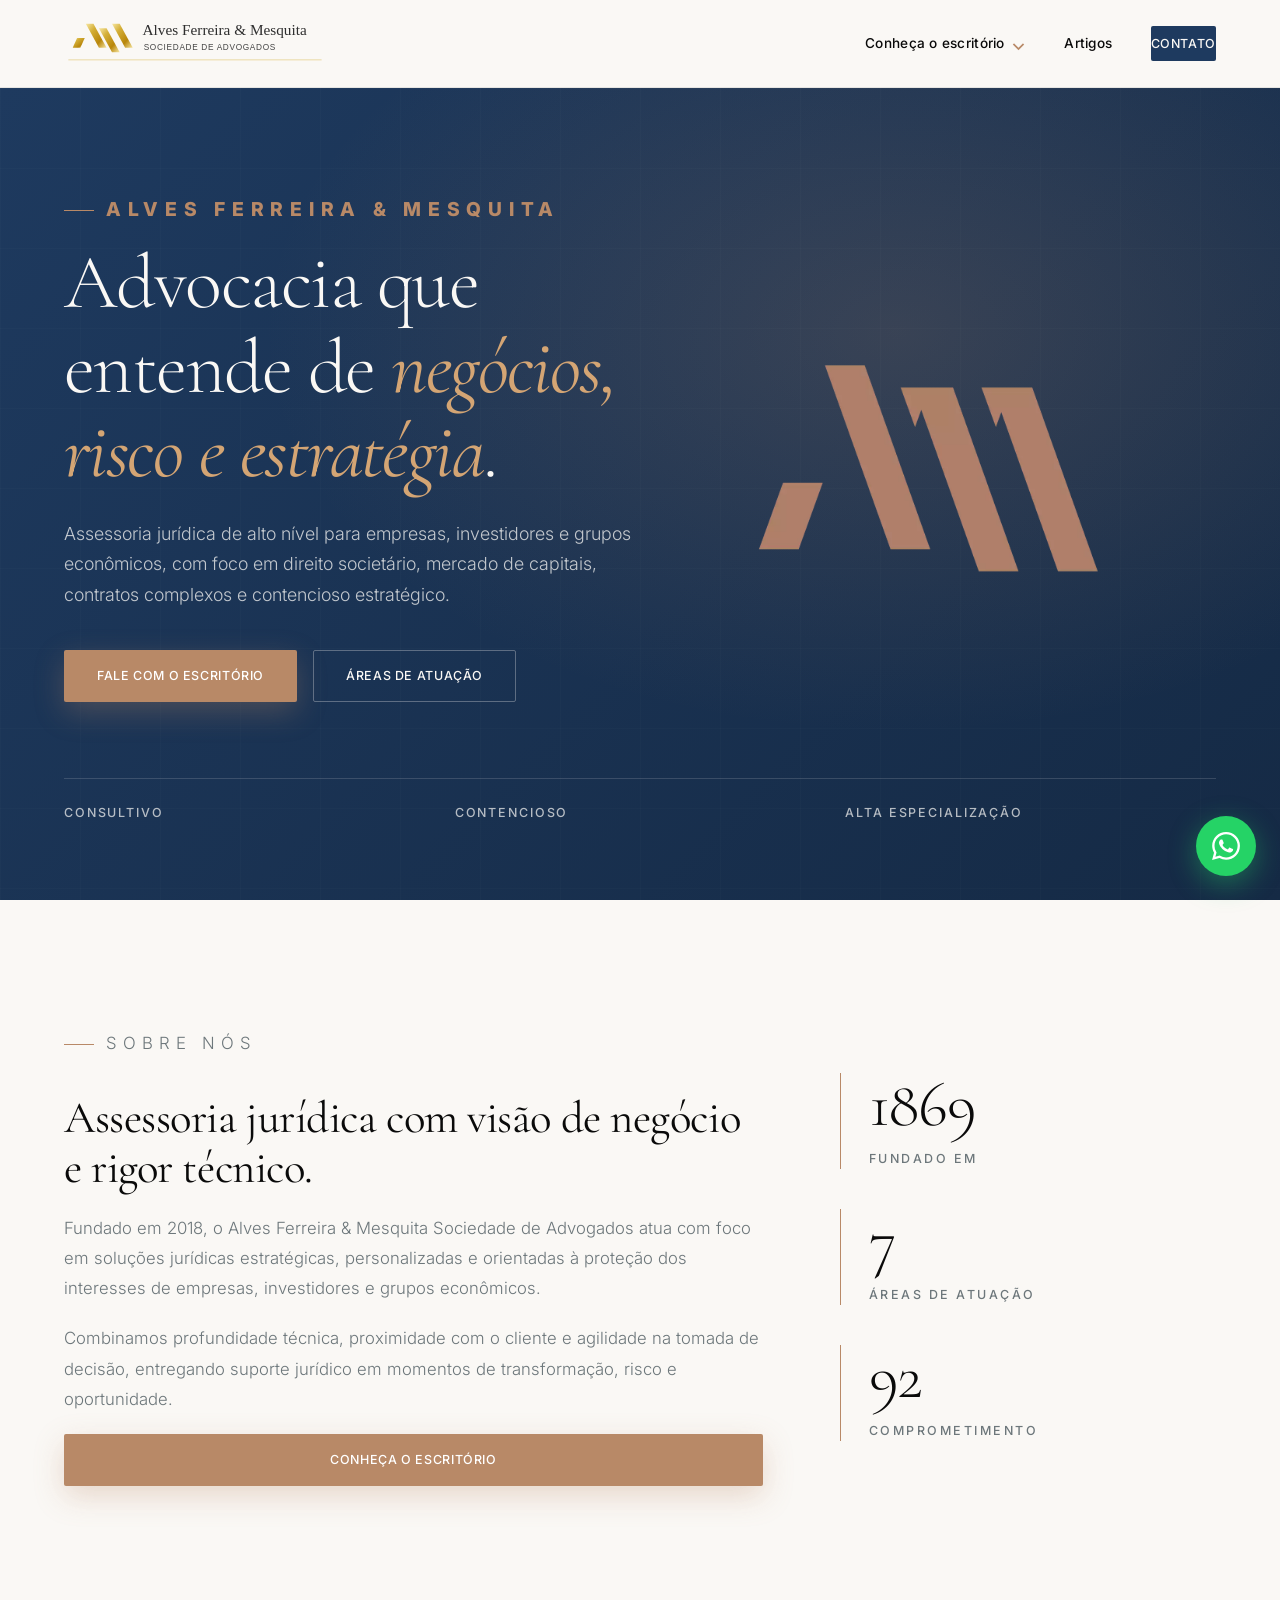
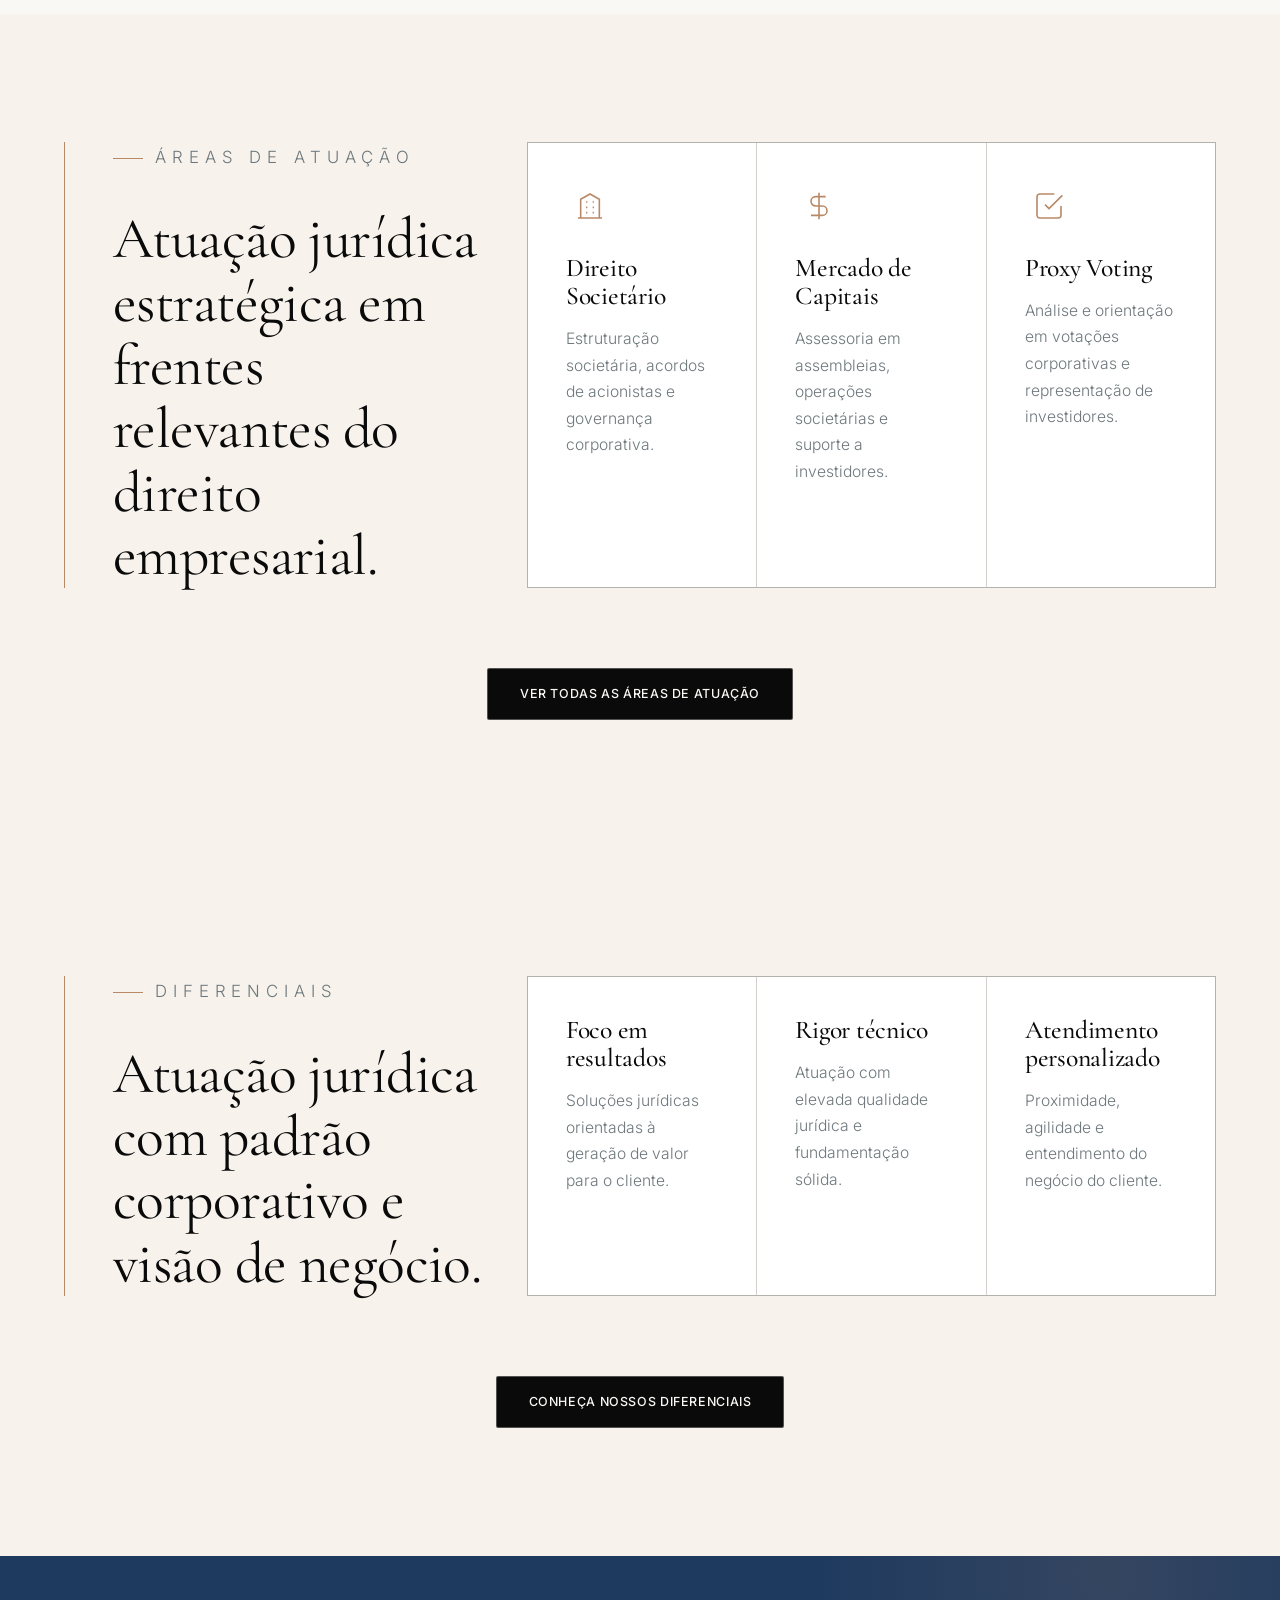
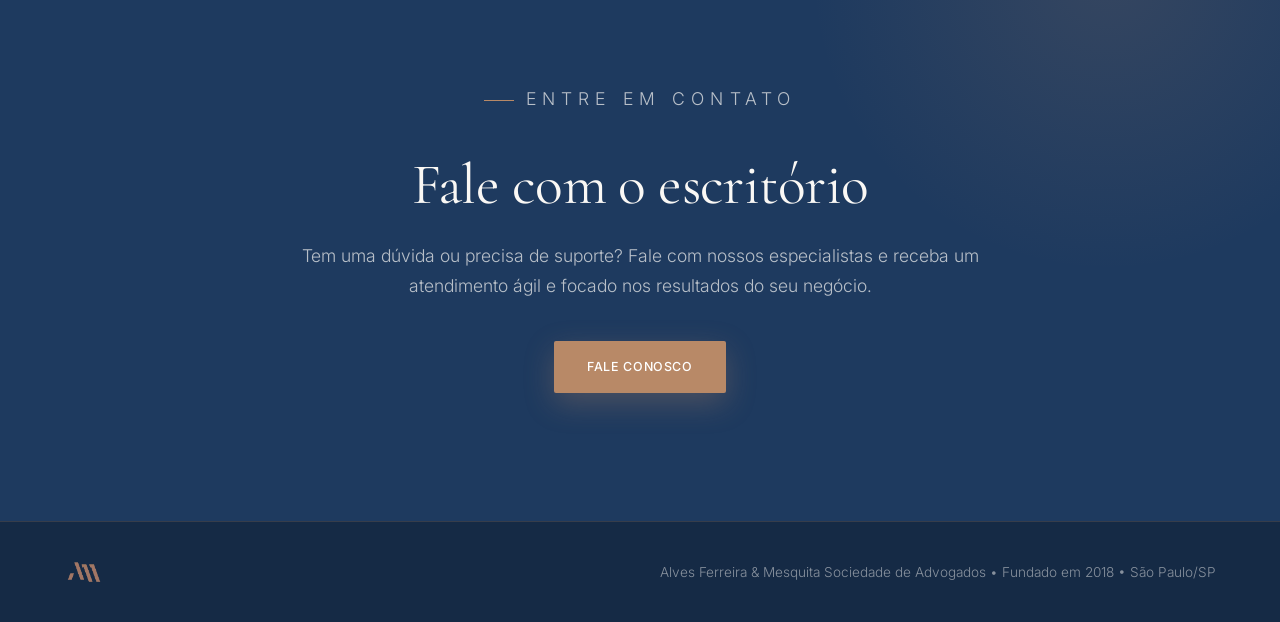
<file: index.html>
<!DOCTYPE html>
<html lang="pt-BR">
<head>
    <meta charset="UTF-8">
    <meta name="viewport" content="width=device-width, initial-scale=1.0">
    <title>Alves Ferreira & Mesquita | Sociedade de Advogados</title>
    <link rel="stylesheet" href="styles.css">
</head>
<body>
    <header class="site-header">
        <a href="index.html" class="brand">
            <img src="logo-horizontal.svg" alt="Alves Ferreira & Mesquita">
        </a>
        
        <button class="menu-toggle" data-menu-toggle aria-expanded="false">
            <span class="sr-only">Menu</span>
            <span></span>
            <span></span>
            <span></span>
        </button>
        
        <nav class="site-nav" data-nav>
            <div class="nav-dropdown">
                <button class="nav-dropdown-toggle" data-dropdown-toggle aria-expanded="false">
                    Conheça o escritório <span>⌄</span>
                </button>
                <div class="nav-dropdown-menu">
                    <a href="escritorio.html">O Escritório</a>
                    <a href="atuacao.html">Atuação</a>
                    <a href="diferenciais.html">Diferenciais</a>
                    <a href="advogados.html">Advogados</a>
                </div>
            </div>
            <a href="artigos.html" class="nav-link">Artigos</a>
            <a href="contato.html" class="nav-contact-btn">Contato</a>
        </nav>
    </header>

    <main>
        <section class="hero">
            <div class="hero-content">
                <p class="eyebrow animate-fade-in">Alves Ferreira & Mesquita</p>
                <h1 class="animate-fade-in delay-1">Advocacia que entende de <em>negócios, risco e estratégia</em>.</h1>
                <p class="hero-copy animate-fade-in delay-2">
                    Assessoria jurídica de alto nível para empresas, investidores e grupos econômicos,
                    com foco em direito societário, mercado de capitais, contratos complexos e contencioso estratégico.
                </p>
                <div class="hero-actions animate-fade-in delay-3">
                    <a href="contato.html" class="button primary">Fale com o escritório</a>
                    <a href="atuacao.html" class="button secondary">Áreas de atuação</a>
                </div>
            </div>
            <div class="hero-media animate-fade-in delay-2">
                <img src="logoAlfm.webp" alt="Escritório de advocacia">
            </div>
            <div class="hero-summary animate-slide-up">
                <div>Consultivo</div>
                <div>Contencioso</div>
                <div>Alta Especialização</div>
            </div>
        </section>

        <section class="section home-intro">
            <div class="home-intro-grid">
                <div class="home-intro-text animate-on-scroll">
                    <p class="eyebrow">Sobre nós</p>
                    <h2>Assessoria jurídica com visão de negócio e rigor técnico.</h2>
                    <p>
                        Fundado em 2018, o Alves Ferreira & Mesquita Sociedade de Advogados atua com foco em soluções jurídicas estratégicas,
                        personalizadas e orientadas à proteção dos interesses de empresas, investidores e grupos econômicos.
                    </p>
                    <p>
                        Combinamos profundidade técnica, proximidade com o cliente e agilidade na tomada de decisão,
                        entregando suporte jurídico em momentos de transformação, risco e oportunidade.
                    </p>
                    <a href="escritorio.html" class="button primary">Conheça o escritório</a>
                </div>
                <div class="home-intro-stats animate-on-scroll delay-1">
                    <div class="stat">
                        <div class="stat-number">2018</div>
                        <div class="stat-label">Fundado em</div>
                    </div>
                    <div class="stat">
                        <div class="stat-number">8+</div>
                        <div class="stat-label">Áreas de Atuação</div>
                    </div>
                    <div class="stat">
                        <div class="stat-number">100%</div>
                        <div class="stat-label">Comprometimento</div>
                    </div>
                </div>
            </div>
        </section>

        <section class="section home-areas">
            <div class="section-heading">
                <div class="intro animate-on-scroll">
                    <div class="intro-text">
                        <p class="eyebrow">Áreas de atuação</p>
                        <h2>Atuação jurídica estratégica em frentes relevantes do direito empresarial.</h2>
                    </div>
                </div>
                <div class="practice-grid">
                    <article class="animate-on-scroll">
                        <div class="icon">
                            <svg viewBox="0 0 24 24"><path d="M3 21h18M5 21V7l7-4 7 4v14M9 9h1m4 0h1M9 13h1m4 0h1M9 17h1m4 0h1"/></svg>
                        </div>
                        <h3>Direito Societário</h3>
                        <p>Estruturação societária, acordos de acionistas e governança corporativa.</p>
                    </article>
                    <article class="animate-on-scroll delay-1">
                        <div class="icon">
                            <svg viewBox="0 0 24 24"><path d="M12 2v20M17 5H9.5a3.5 3.5 0 000 7h5a3.5 3.5 0 010 7H6"/></svg>
                        </div>
                        <h3>Mercado de Capitais</h3>
                        <p>Assessoria em assembleias, operações societárias e suporte a investidores.</p>
                    </article>
                    <article class="animate-on-scroll delay-2">
                        <div class="icon">
                            <svg viewBox="0 0 24 24"><path d="M9 11l3 3L22 4M21 12v7a2 2 0 01-2 2H5a2 2 0 01-2-2V5a2 2 0 012-2h11"/></svg>
                        </div>
                        <h3>Proxy Voting</h3>
                        <p>Análise e orientação em votações corporativas e representação de investidores.</p>
                    </article>
                </div>
                <div class="home-areas-cta animate-on-scroll">
                    <a href="atuacao.html" class="button secondary">Ver todas as áreas de atuação</a>
                </div>
            </div>
        </section>

        <section class="section home-diferenciais">
            <div class="section-heading">
                <div class="intro animate-on-scroll">
                    <div class="intro-text">
                        <p class="eyebrow">Diferenciais</p>
                        <h2>Atuação jurídica com padrão corporativo e visão de negócio.</h2>
                    </div>
                </div>
                <div class="practice-grid">
                    <article class="animate-on-scroll">
                        <h3>Foco em resultados</h3>
                        <p>Soluções jurídicas orientadas à geração de valor para o cliente.</p>
                    </article>
                    <article class="animate-on-scroll delay-1">
                        <h3>Rigor técnico</h3>
                        <p>Atuação com elevada qualidade jurídica e fundamentação sólida.</p>
                    </article>
                    <article class="animate-on-scroll delay-2">
                        <h3>Atendimento personalizado</h3>
                        <p>Proximidade, agilidade e entendimento do negócio do cliente.</p>
                    </article>
                </div>
                <div class="home-diferenciais-cta animate-on-scroll">
                    <a href="diferenciais.html" class="button secondary">Conheça nossos diferenciais</a>
                </div>
            </div>
        </section>

        <section class="section home-contact">
            <div class="home-contact-content animate-on-scroll">
                <p class="eyebrow">Entre em contato</p>
                <h2>Fale com o escritório</h2>
                <p>
                    Tem uma dúvida ou precisa de suporte? Fale com nossos especialistas e receba um atendimento ágil e focado nos resultados do seu negócio.
                </p>
                <a href="contato.html" class="button primary">Fale conosco</a>
            </div>
        </section>
    </main>

    <footer class="site-footer">
        <img src="logo-alfm-footer.webp" alt="Alves Ferreira & Mesquita">
        <p>Alves Ferreira & Mesquita Sociedade de Advogados • Fundado em 2018 • São Paulo/SP</p>
    </footer>

    <a href="https://wa.me/5511964009152" class="whatsapp-float" target="_blank" rel="noopener">
    <span>
        <svg xmlns="http://www.w3.org/2000/svg" viewBox="0 0 24 24" fill="currentColor" style="width: 28px; height: 28px;">
            <path d="M17.472 14.382c-.297-.149-1.758-.867-2.03-.967-.273-.099-.471-.148-.67.15-.197.297-.767.966-.94 1.164-.173.199-.347.223-.644.075-.297-.15-1.255-.463-2.39-1.475-.883-.788-1.48-1.761-1.653-2.059-.173-.297-.018-.458.13-.606.134-.133.298-.347.446-.52.149-.174.198-.298.298-.497.099-.198.05-.371-.025-.52-.075-.149-.669-1.612-.916-2.207-.242-.579-.487-.5-.669-.51-.173-.008-.371-.01-.57-.01-.198 0-.52.074-.792.372-.272.297-1.04 1.016-1.04 2.479 0 1.462 1.065 2.875 1.213 3.074.149.198 2.096 3.2 5.077 4.487.709.306 1.262.489 1.694.625.712.227 1.36.195 1.871.118.571-.085 1.758-.719 2.006-1.413.248-.694.248-1.289.173-1.413-.074-.124-.272-.198-.57-.347m-5.421 7.403h-.004a9.87 9.87 0 01-5.031-1.378l-.361-.214-3.741.982.998-3.648-.235-.374a9.86 9.86 0 01-1.51-5.26c.001-5.45 4.436-9.884 9.888-9.884 2.64 0 5.122 1.03 6.988 2.898a9.825 9.825 0 012.893 6.994c-.003 5.45-4.437 9.884-9.885 9.884m8.413-18.297A11.815 11.815 0 0012.05 0C5.495 0 .16 5.335.157 11.892c0 2.096.547 4.142 1.588 5.945L.057 24l6.305-1.654a11.882 11.882 0 005.683 1.448h.005c6.554 0 11.89-5.335 11.893-11.893a11.821 11.821 0 00-3.48-8.413Z"/>
        </svg>
    </span>
    <b>WhatsApp</b>
</a>

    <script src="script.js"></script>
</body>
</html>
</file>
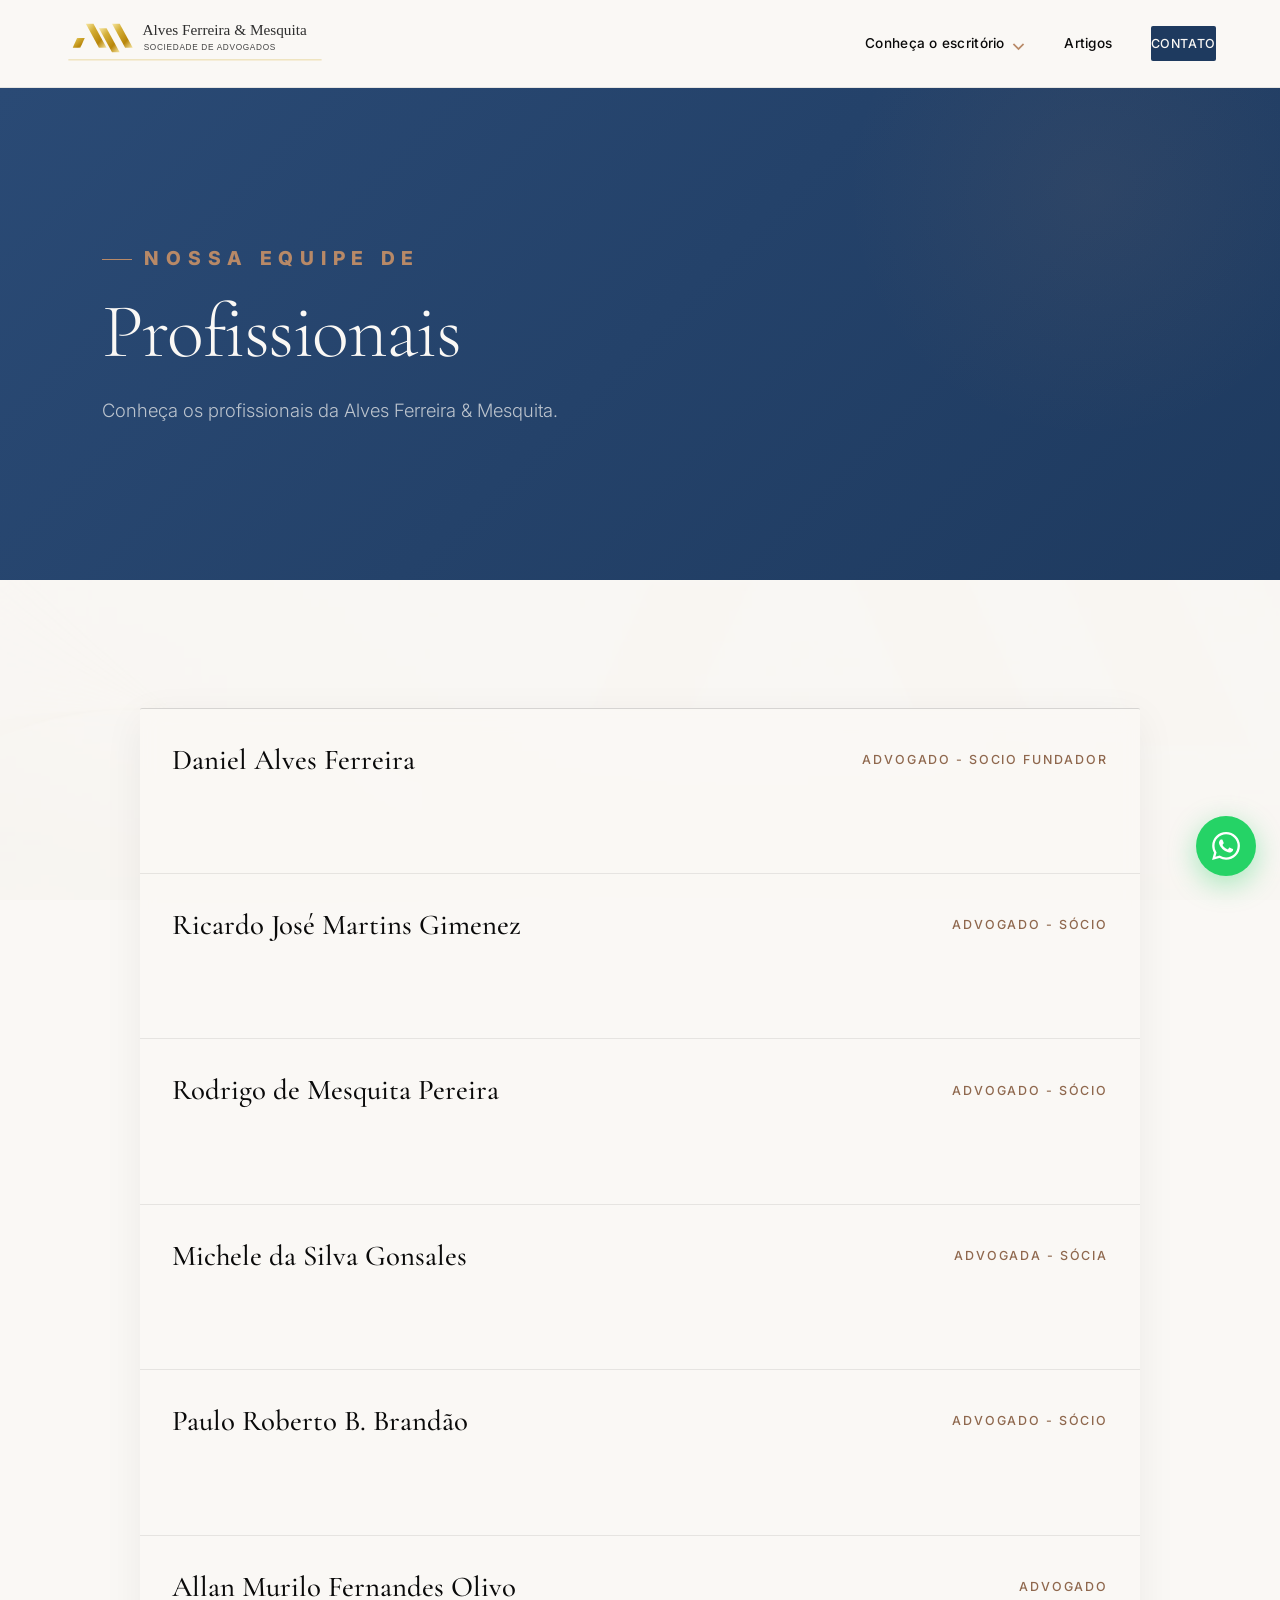
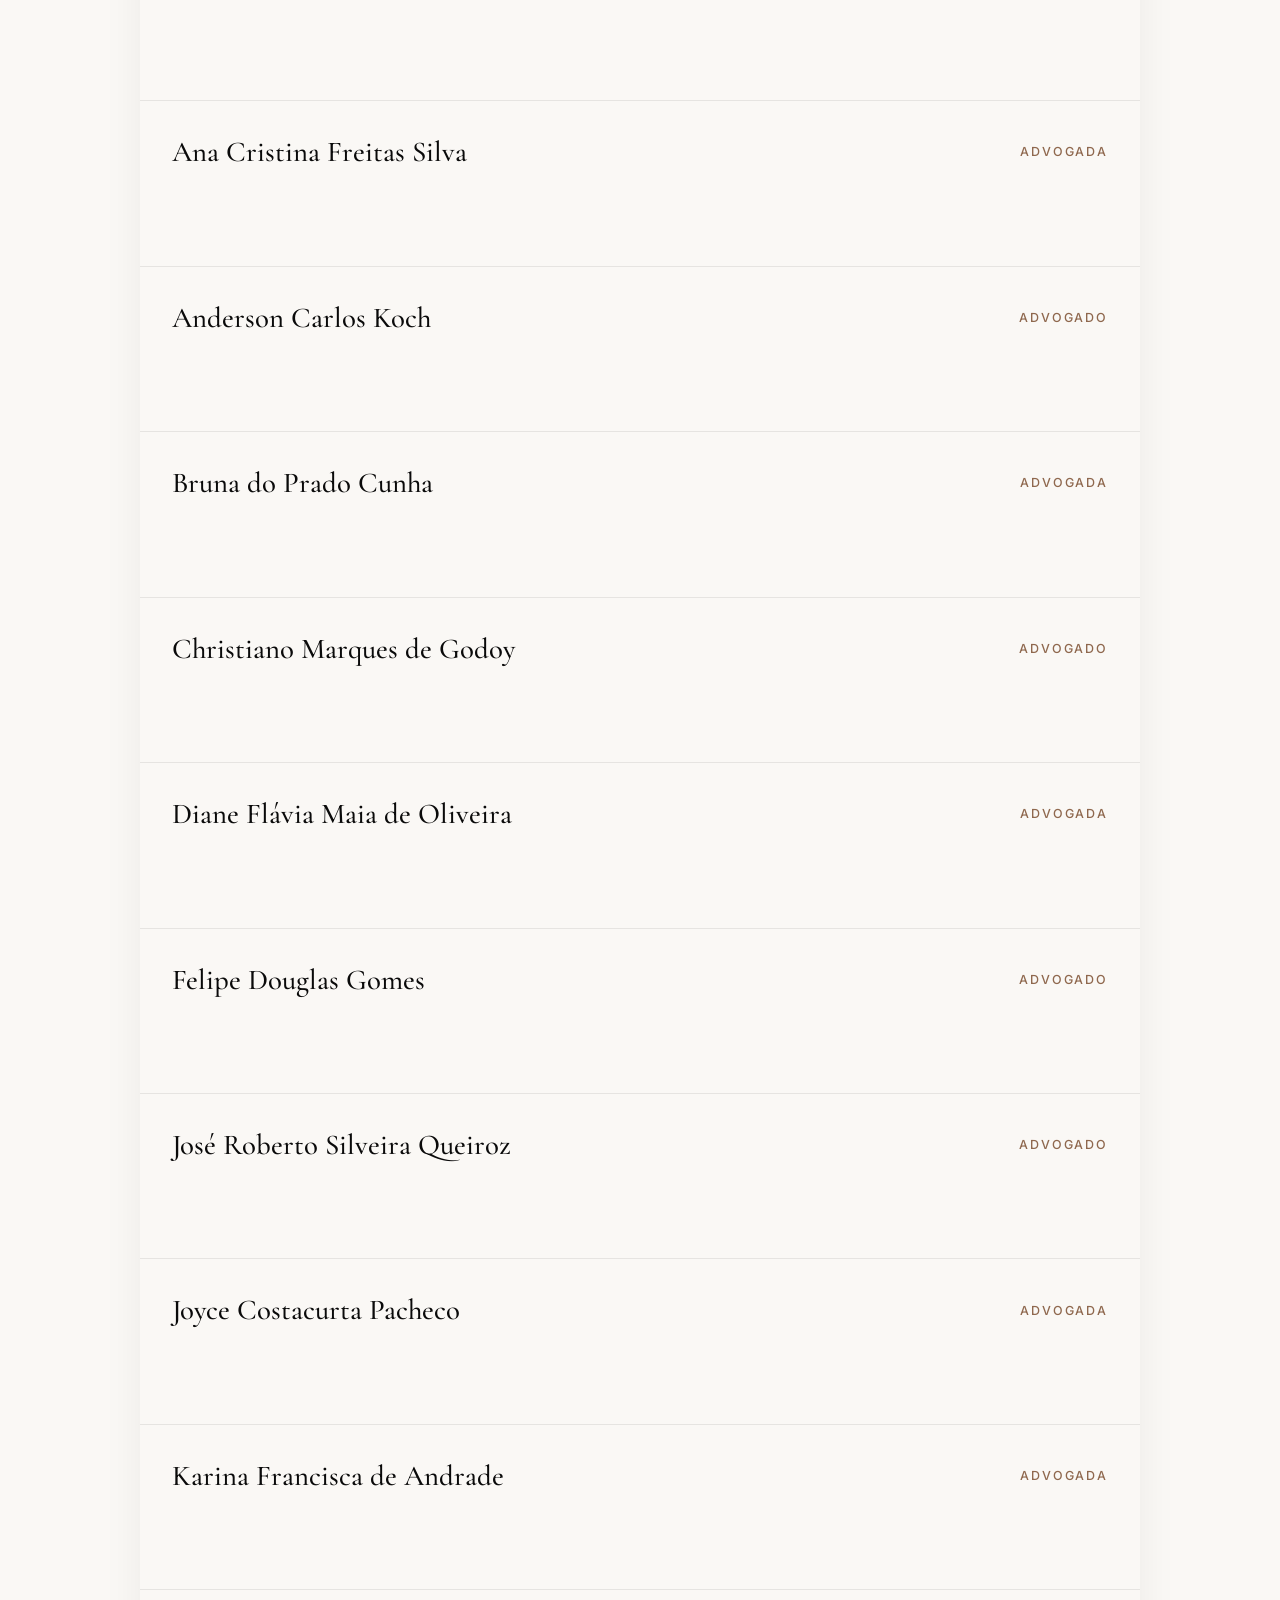
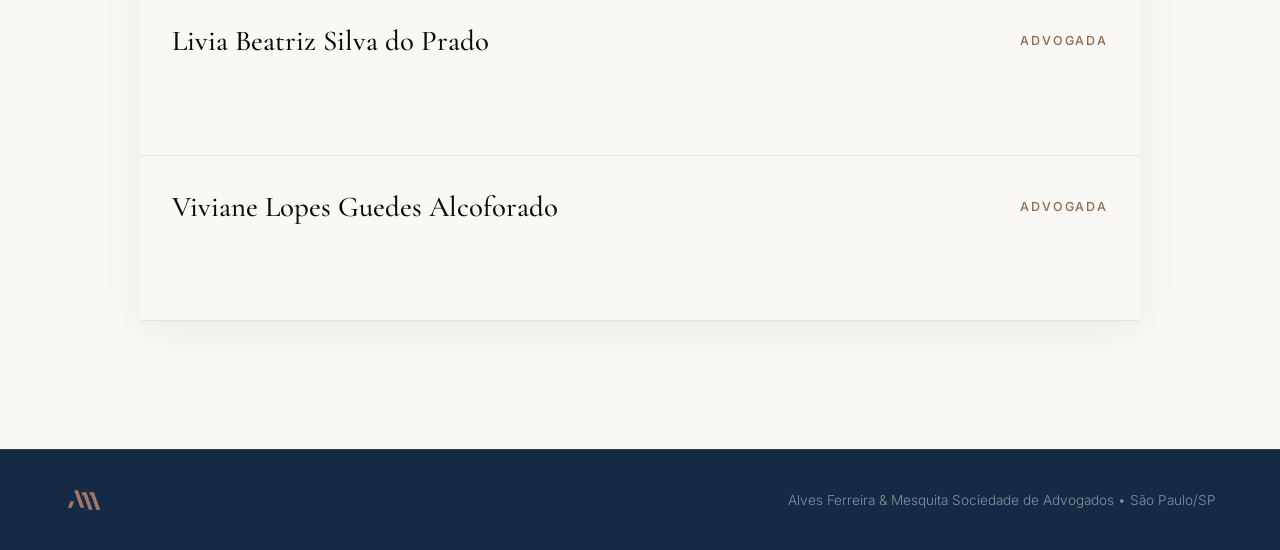
<file: advogados.html>
<!DOCTYPE html>
<html lang="pt-BR">
<head>
    <meta charset="UTF-8">
    <meta name="viewport" content="width=device-width, initial-scale=1.0">
    <title>Advogados | ALFM</title>
    <link rel="stylesheet" href="styles.css">
</head>
<body>
    <header class="site-header">
        <a href="index.html" class="brand">
            <img src="logo-horizontal.svg" alt="Alves Ferreira & Mesquita">
        </a>
        
        <button class="menu-toggle" data-menu-toggle aria-expanded="false">
            <span class="sr-only">Menu</span>
            <span></span>
            <span></span>
            <span></span>
        </button>
        
        <nav class="site-nav" data-nav>
            <div class="nav-dropdown">
                <button class="nav-dropdown-toggle" data-dropdown-toggle aria-expanded="false">
                    Conheça o escritório <span>⌄</span>
                </button>
                <div class="nav-dropdown-menu">
                    <a href="escritorio.html">O Escritório</a>
                    <a href="atuacao.html">Atuação</a>
                    <a href="diferenciais.html">Diferenciais</a>
                    <a href="advogados.html">Advogados</a>
                </div>
            </div>
            <a href="artigos.html" class="nav-link">Artigos</a>
            <a href="contato.html" class="nav-contact-btn">Contato</a>
        </nav>
    </header>

    <main>
        <section class="page-hero">
            <div class="page-hero-content">
                <p class="eyebrow animate-fade-in">Nossa equipe de</p>
                <h1 class="animate-fade-in delay-1">Profissionais</h1>
                <p class="animate-fade-in delay-2">Conheça os profissionais da Alves Ferreira & Mesquita.</p>
            </div>
        </section>

        <section class="section">
            <div class="lawyer-list">
                <button class="lawyer-card animate-on-scroll delay-1" data-lawyer="Daniel">
                    <span>Daniel Alves Ferreira</span>
                    <small>Advogado - Socio Fundador</small>
                </button>
                <button class="lawyer-card animate-on-scroll" data-lawyer="ricardoJose">
                    <span>Ricardo José Martins Gimenez</span>
                    <small>Advogado - Sócio</small>
                </button>
                <button class="lawyer-card animate-on-scroll delay-2" data-lawyer="rodrigoMesquita">
                    <span>Rodrigo de Mesquita Pereira</span>
                    <small>Advogado - Sócio</small>
                </button>
                <button class="lawyer-card animate-on-scroll" data-lawyer="micheleSilva">
                    <span>Michele da Silva Gonsales</span>
                    <small>Advogada - Sócia</small>
                </button>
                <button class="lawyer-card animate-on-scroll delay-1" data-lawyer="Paulo">
                    <span>Paulo Roberto B. Brandão</span>
                    <small>Advogado - Sócio</small>
                </button>
                <button class="lawyer-card animate-on-scroll" data-lawyer="allanMurilo">
                    <span>Allan Murilo Fernandes Olivo</span>
                    <small>Advogado</small>
                </button>
                <button class="lawyer-card animate-on-scroll delay-1" data-lawyer="anaCristina">
                    <span>Ana Cristina Freitas Silva</span>
                    <small>Advogada</small>
                </button>
                <button class="lawyer-card animate-on-scroll delay-2" data-lawyer="andersonCarlos">
                    <span>Anderson Carlos Koch</span>
                    <small>Advogado</small>
                </button>
                <button class="lawyer-card animate-on-scroll" data-lawyer="brunaPrado">
                    <span>Bruna do Prado Cunha</span>
                    <small>Advogada</small>
                </button>
                <button class="lawyer-card animate-on-scroll delay-1" data-lawyer="christianoMarques">
                    <span>Christiano Marques de Godoy</span>
                    <small>Advogado</small>
                </button>
                <button class="lawyer-card animate-on-scroll delay-2" data-lawyer="dianeFlavia">
                    <span>Diane Flávia Maia de Oliveira</span>
                    <small>Advogada</small>
                </button>
                <button class="lawyer-card animate-on-scroll" data-lawyer="felipeDouglas">
                    <span>Felipe Douglas Gomes</span>
                    <small>Advogado</small>
                </button>
                <button class="lawyer-card animate-on-scroll delay-1" data-lawyer="joseRoberto">
                    <span>José Roberto Silveira Queiroz</span>
                    <small>Advogado</small>
                </button>
                <button class="lawyer-card animate-on-scroll delay-2" data-lawyer="joyceCostacurta">
                    <span>Joyce Costacurta Pacheco</span>
                    <small>Advogada</small>
                </button>
                <button class="lawyer-card animate-on-scroll" data-lawyer="karinaFrancisca">
                    <span>Karina Francisca de Andrade</span>
                    <small>Advogada</small>
                </button>
                <button class="lawyer-card animate-on-scroll delay-1" data-lawyer="liviaBeatriz">
                    <span>Livia Beatriz Silva do Prado</span>
                    <small>Advogada</small>
                </button>
                <button class="lawyer-card animate-on-scroll delay-2" data-lawyer="vivianeLopes">
                    <span>Viviane Lopes Guedes Alcoforado</span>
                    <small>Advogada</small>
                </button>
            </div>
        </section>
    </main>

    <div class="lawyer-modal" data-lawyer-modal aria-hidden="true">
        <div class="lawyer-modal-box">
            <button class="modal-close" data-modal-close aria-label="Fechar">×</button>
            <button class="modal-nav modal-nav-prev" data-nav-prev aria-label="Advogado anterior">‹</button>
            <button class="modal-nav modal-nav-next" data-nav-next aria-label="Próximo advogado">›</button>
            <div class="lawyer-photo">Foto do advogado</div>
            <div class="lawyer-details">
                <h2 id="lawyer-name"></h2>
                <p class="lawyer-role"></p>
                <div class="lawyer-bio"></div>
            </div>
        </div>
    </div>

    <footer class="site-footer">
        <img src="logo-alfm-footer.webp" alt="Alves Ferreira & Mesquita">
        <p>Alves Ferreira & Mesquita Sociedade de Advogados • São Paulo/SP</p>
    </footer>

   <a href="https://wa.me/5511964009152" class="whatsapp-float" target="_blank" rel="noopener">
    <span>
        <svg xmlns="http://www.w3.org/2000/svg" viewBox="0 0 24 24" fill="currentColor" style="width: 28px; height: 28px;">
            <path d="M17.472 14.382c-.297-.149-1.758-.867-2.03-.967-.273-.099-.471-.148-.67.15-.197.297-.767.966-.94 1.164-.173.199-.347.223-.644.075-.297-.15-1.255-.463-2.39-1.475-.883-.788-1.48-1.761-1.653-2.059-.173-.297-.018-.458.13-.606.134-.133.298-.347.446-.52.149-.174.198-.298.298-.497.099-.198.05-.371-.025-.52-.075-.149-.669-1.612-.916-2.207-.242-.579-.487-.5-.669-.51-.173-.008-.371-.01-.57-.01-.198 0-.52.074-.792.372-.272.297-1.04 1.016-1.04 2.479 0 1.462 1.065 2.875 1.213 3.074.149.198 2.096 3.2 5.077 4.487.709.306 1.262.489 1.694.625.712.227 1.36.195 1.871.118.571-.085 1.758-.719 2.006-1.413.248-.694.248-1.289.173-1.413-.074-.124-.272-.198-.57-.347m-5.421 7.403h-.004a9.87 9.87 0 01-5.031-1.378l-.361-.214-3.741.982.998-3.648-.235-.374a9.86 9.86 0 01-1.51-5.26c.001-5.45 4.436-9.884 9.888-9.884 2.64 0 5.122 1.03 6.988 2.898a9.825 9.825 0 012.893 6.994c-.003 5.45-4.437 9.884-9.885 9.884m8.413-18.297A11.815 11.815 0 0012.05 0C5.495 0 .16 5.335.157 11.892c0 2.096.547 4.142 1.588 5.945L.057 24l6.305-1.654a11.882 11.882 0 005.683 1.448h.005c6.554 0 11.89-5.335 11.893-11.893a11.821 11.821 0 00-3.48-8.413Z"/>
        </svg>
    </span>
    <b>WhatsApp</b>
</a>

    <script src="script.js"></script>
</body>
</html>
</file>
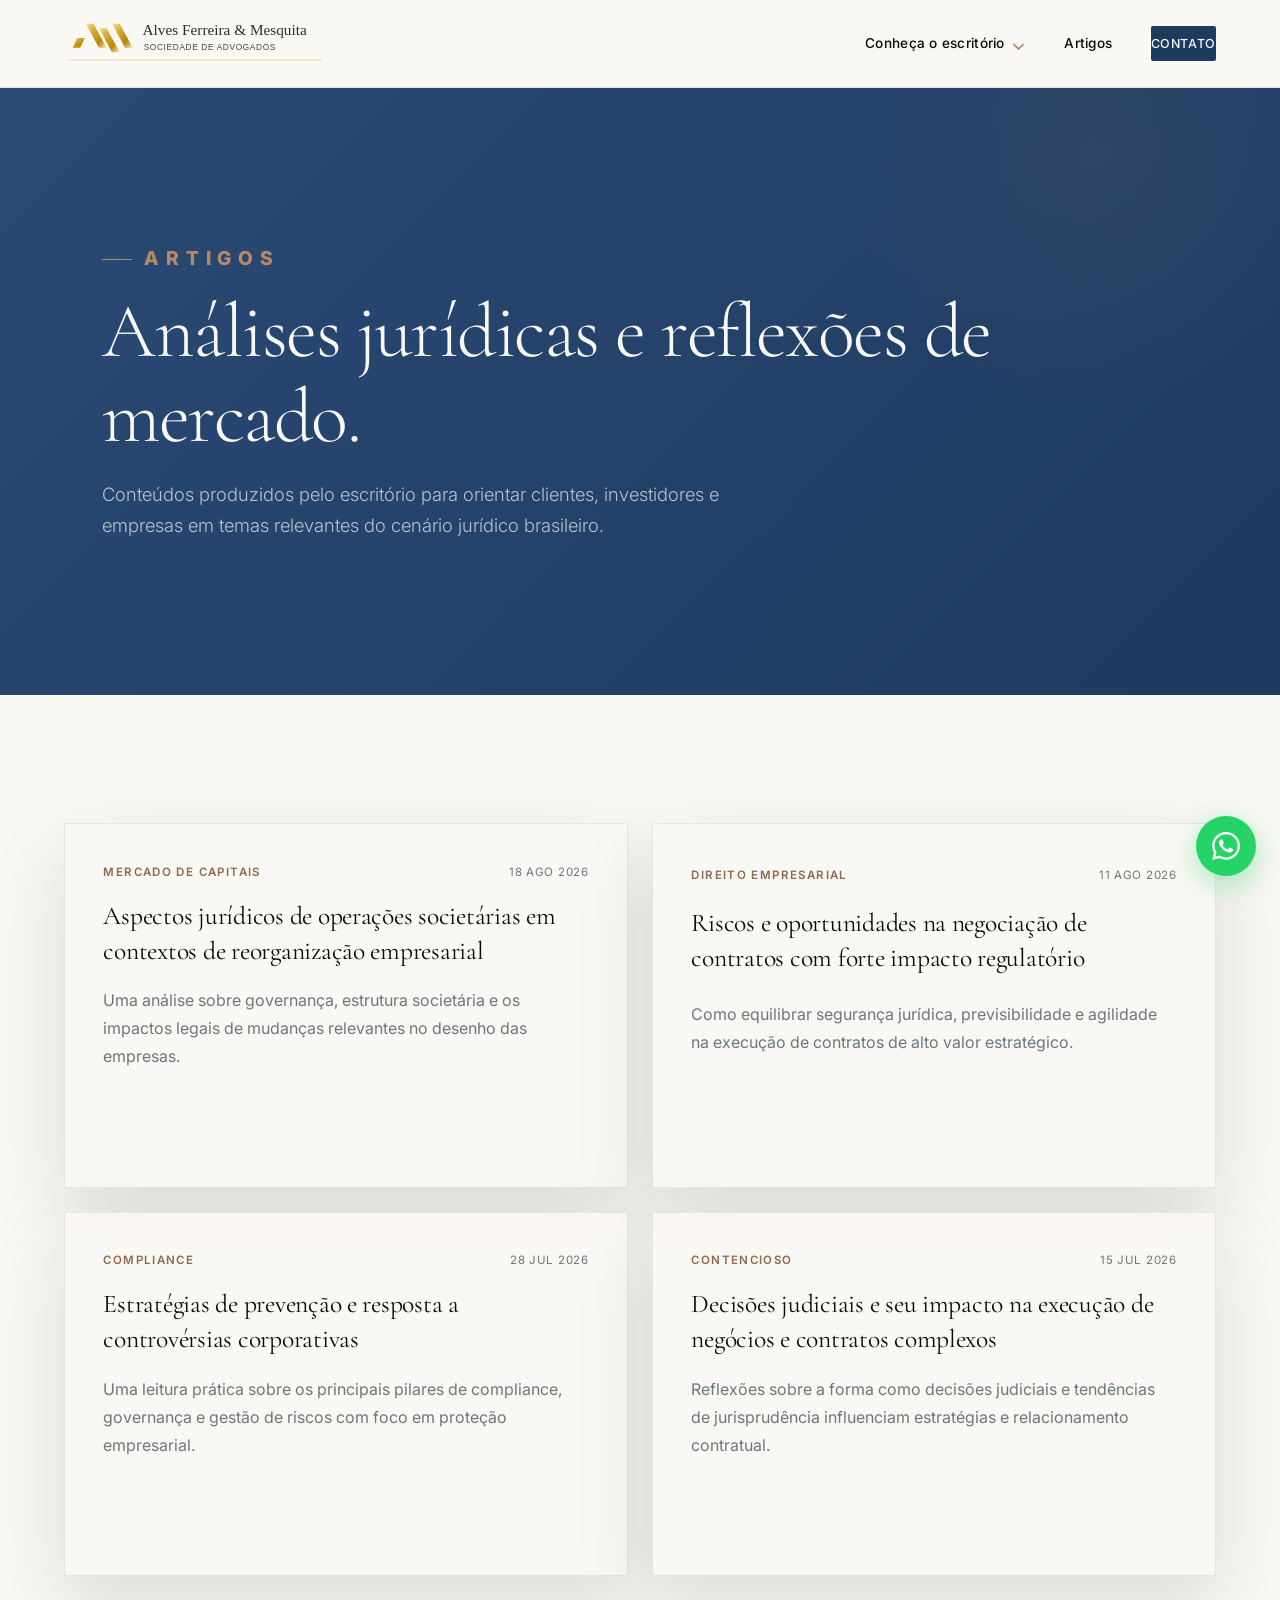
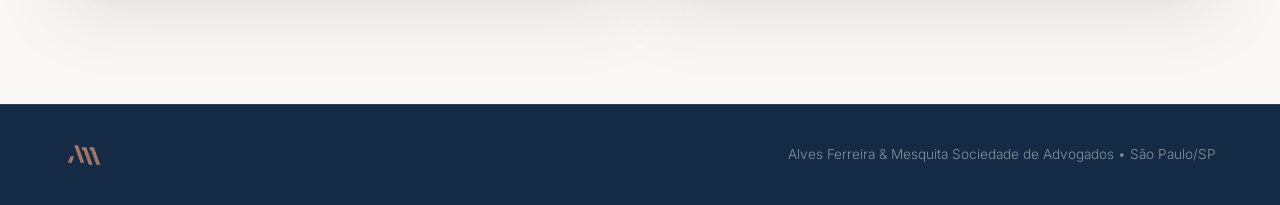
<file: artigos.html>
<!DOCTYPE html>
<html lang="pt-BR">
<head>
    <meta charset="UTF-8">
    <meta name="viewport" content="width=device-width, initial-scale=1.0">
    <title>Artigos | ALFM</title>
    <link rel="stylesheet" href="styles.css">
</head>
<body>
    <header class="site-header">
        <a href="index.html" class="brand">
            <img src="logo-horizontal.svg" alt="Alves Ferreira & Mesquita">
        </a>

        <button class="menu-toggle" data-menu-toggle aria-expanded="false">
            <span class="sr-only">Menu</span>
            <span></span>
            <span></span>
            <span></span>
        </button>

        <nav class="site-nav" data-nav>
            <div class="nav-dropdown">
                <button class="nav-dropdown-toggle" data-dropdown-toggle aria-expanded="false">
                    Conheça o escritório <span>⌄</span>
                </button>
                <div class="nav-dropdown-menu">
                    <a href="escritorio.html">O Escritório</a>
                    <a href="atuacao.html">Atuação</a>
                    <a href="diferenciais.html">Diferenciais</a>
                    <a href="advogados.html">Advogados</a>
                </div>
            </div>
            <a href="artigos.html" class="nav-link">Artigos</a>
            <a href="contato.html" class="nav-contact-btn">Contato</a>
        </nav>
    </header>

    <main>
        <section class="page-hero">
            <div class="page-hero-content">
                <p class="eyebrow animate-fade-in">Artigos</p>
                <h1 class="animate-fade-in delay-1">Análises jurídicas e reflexões de mercado.</h1>
                <p class="animate-fade-in delay-2">Conteúdos produzidos pelo escritório para orientar clientes, investidores e empresas em temas relevantes do cenário jurídico brasileiro.</p>
            </div>
        </section>

        <section class="section practice">
            <div class="article-grid">
                <article class="article-card animate-on-scroll">
                    <div class="article-meta">
                        <span class="article-tag">Mercado de Capitais</span>
                        <time datetime="2026-08-18">18 ago 2026</time>
                    </div>
                    <h2>Aspectos jurídicos de operações societárias em contextos de reorganização empresarial</h2>
                    <p>Uma análise sobre governança, estrutura societária e os impactos legais de mudanças relevantes no desenho das empresas.</p>
                    <a href="contato.html" class="button secondary">Solicitar material</a>
                </article>

                <article class="article-card animate-on-scroll delay-1">
                    <div class="article-meta">
                        <span class="article-tag">Direito Empresarial</span>
                        <time datetime="2026-08-11">11 ago 2026</time>
                    </div>
                    <h2>Riscos e oportunidades na negociação de contratos com forte impacto regulatório</h2>
                    <p>Como equilibrar segurança jurídica, previsibilidade e agilidade na execução de contratos de alto valor estratégico.</p>
                    <a href="contato.html" class="button secondary">Solicitar material</a>
                </article>

                <article class="article-card animate-on-scroll delay-2">
                    <div class="article-meta">
                        <span class="article-tag">Compliance</span>
                        <time datetime="2026-07-28">28 jul 2026</time>
                    </div>
                    <h2>Estratégias de prevenção e resposta a controvérsias corporativas</h2>
                    <p>Uma leitura prática sobre os principais pilares de compliance, governança e gestão de riscos com foco em proteção empresarial.</p>
                    <a href="contato.html" class="button secondary">Solicitar material</a>
                </article>

                <article class="article-card animate-on-scroll">
                    <div class="article-meta">
                        <span class="article-tag">Contencioso</span>
                        <time datetime="2026-07-15">15 jul 2026</time>
                    </div>
                    <h2>Decisões judiciais e seu impacto na execução de negócios e contratos complexos</h2>
                    <p>Reflexões sobre a forma como decisões judiciais e tendências de jurisprudência influenciam estratégias e relacionamento contratual.</p>
                    <a href="contato.html" class="button secondary">Solicitar material</a>
                </article>
            </div>
        </section>
    </main>

    <div class="article-modal" data-article-modal aria-hidden="true">
        <div class="article-modal-box">
            <button class="modal-close" data-article-modal-close aria-label="Fechar">×</button>
            <button class="modal-nav modal-nav-prev" data-article-nav-prev aria-label="Artigo anterior">‹</button>
            <button class="modal-nav modal-nav-next" data-article-nav-next aria-label="Próximo artigo">›</button>
            <div class="article-modal-content">
                <div class="article-modal-meta">
                    <span class="article-tag" id="article-modal-tag"></span>
                    <time id="article-modal-date"></time>
                </div>
                <h2 id="article-modal-title"></h2>
                <p id="article-modal-excerpt"></p>
                <a href="contato.html" class="button secondary">Solicitar material</a>
            </div>
        </div>
    </div>

    <footer class="site-footer">
        <img src="logo-alfm-footer.webp" alt="Alves Ferreira & Mesquita">
        <p>Alves Ferreira & Mesquita Sociedade de Advogados • São Paulo/SP</p>
    </footer>

    <a href="https://wa.me/5511964009152" class="whatsapp-float" target="_blank" rel="noopener">
        <span>
            <svg xmlns="http://www.w3.org/2000/svg" viewBox="0 0 24 24" fill="currentColor" style="width: 28px; height: 28px;">
                <path d="M17.472 14.382c-.297-.149-1.758-.867-2.03-.967-.273-.099-.471-.148-.67.15-.197.297-.767.966-.94 1.164-.173.199-.347.223-.644.075-.297-.15-1.255-.463-2.39-1.475-.883-.788-1.48-1.761-1.653-2.059-.173-.297-.018-.458.13-.606.134-.133.298-.347.446-.52.149-.174.198-.298.298-.497.099-.198.05-.371-.025-.52-.075-.149-.669-1.612-.916-2.207-.242-.579-.487-.5-.669-.51-.173-.008-.371-.01-.57-.01-.198 0-.52.074-.792.372-.272.297-1.04 1.016-1.04 2.479 0 1.462 1.065 2.875 1.213 3.074.149.198 2.096 3.2 5.077 4.487.709.306 1.262.489 1.694.625.712.227 1.36.195 1.871.118.571-.085 1.758-.719 2.006-1.413.248-.694.248-1.289.173-1.413-.074-.124-.272-.198-.57-.347m-5.421 7.403h-.004a9.87 9.87 0 01-5.031-1.378l-.361-.214-3.741.982.998-3.648-.235-.374a9.86 9.86 0 01-1.51-5.26c.001-5.45 4.436-9.884 9.888-9.884 2.64 0 5.122 1.03 6.988 2.898a9.825 9.825 0 012.893 6.994c-.003 5.45-4.437 9.884-9.885 9.884m8.413-18.297A11.815 11.815 0 0012.05 0C5.495 0 .16 5.335.157 11.892c0 2.096.547 4.142 1.588 5.945L.057 24l6.305-1.654a11.882 11.882 0 005.683 1.448h.005c6.554 0 11.89-5.335 11.893-11.893a11.821 11.821 0 00-3.48-8.413Z"/>
            </svg>
        </span>
        <b>WhatsApp</b>
    </a>

    <script src="script.js"></script>
</body>
</html>
</file>
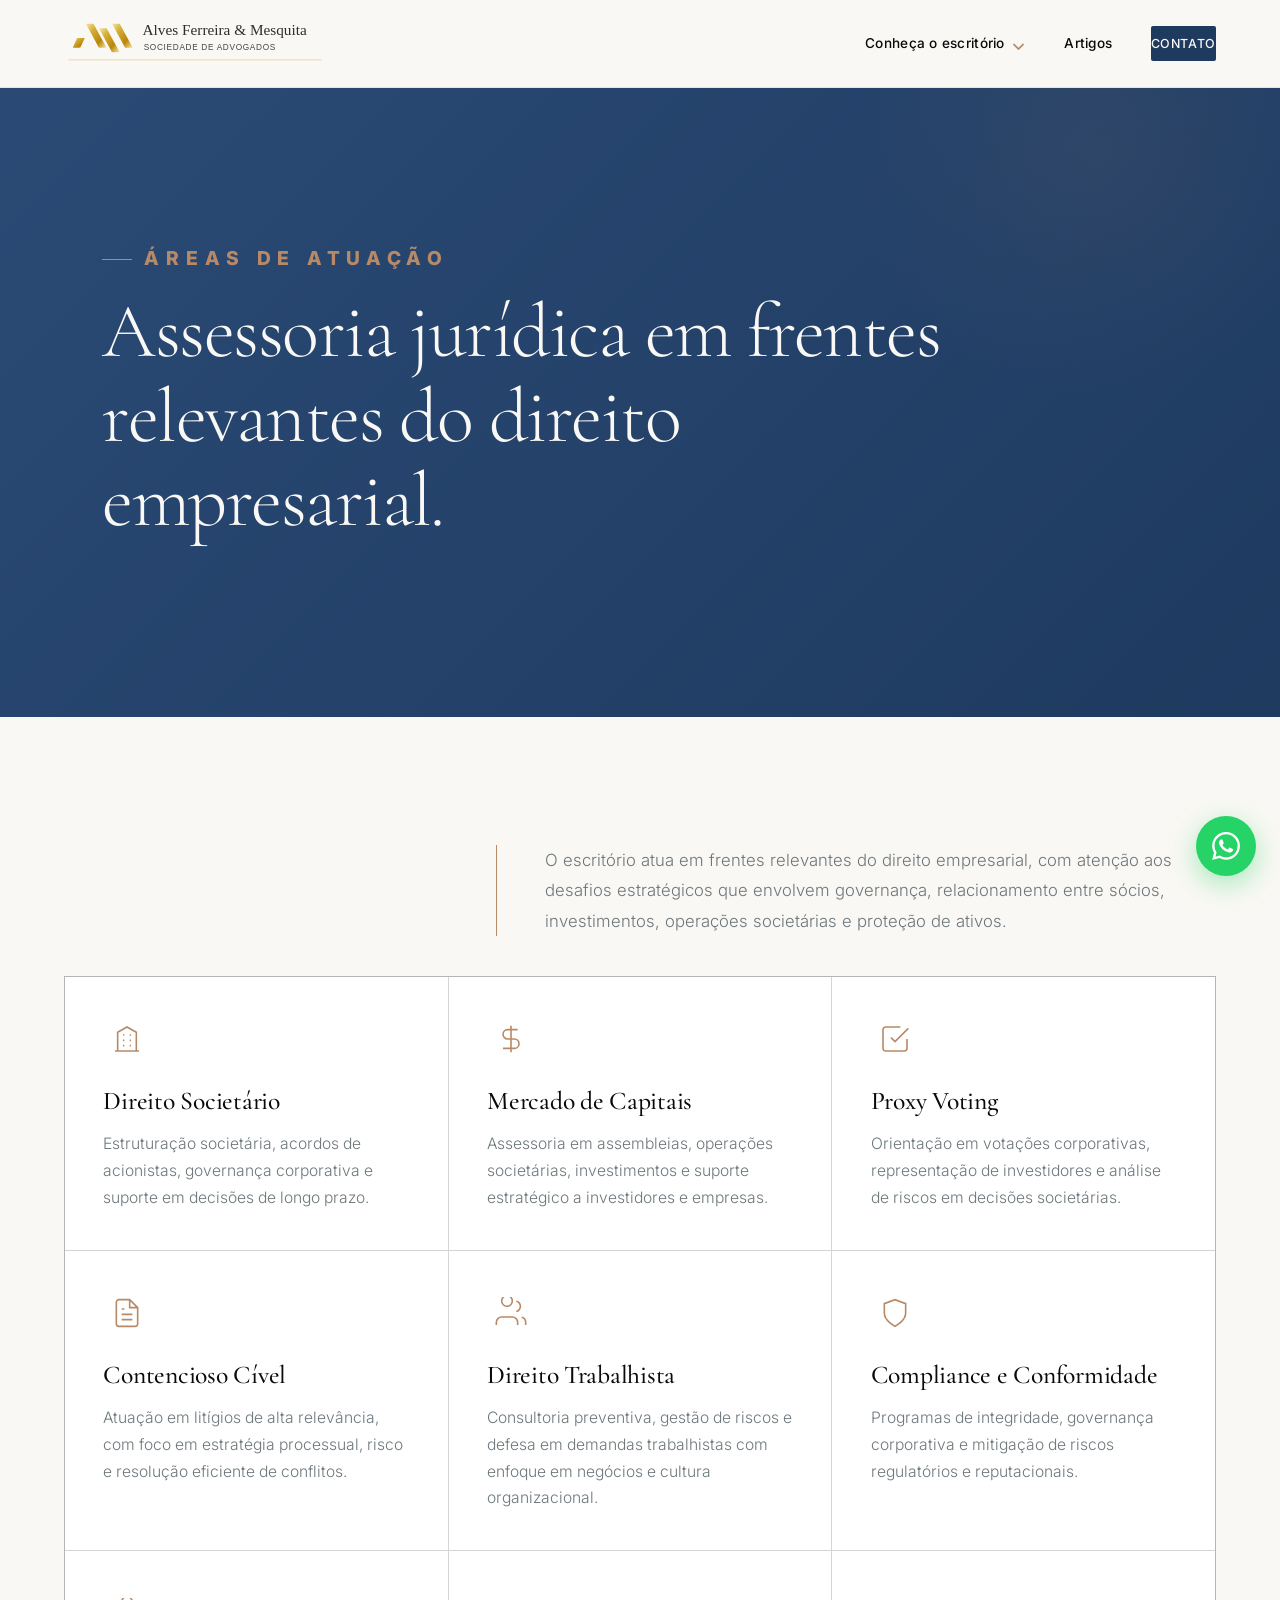
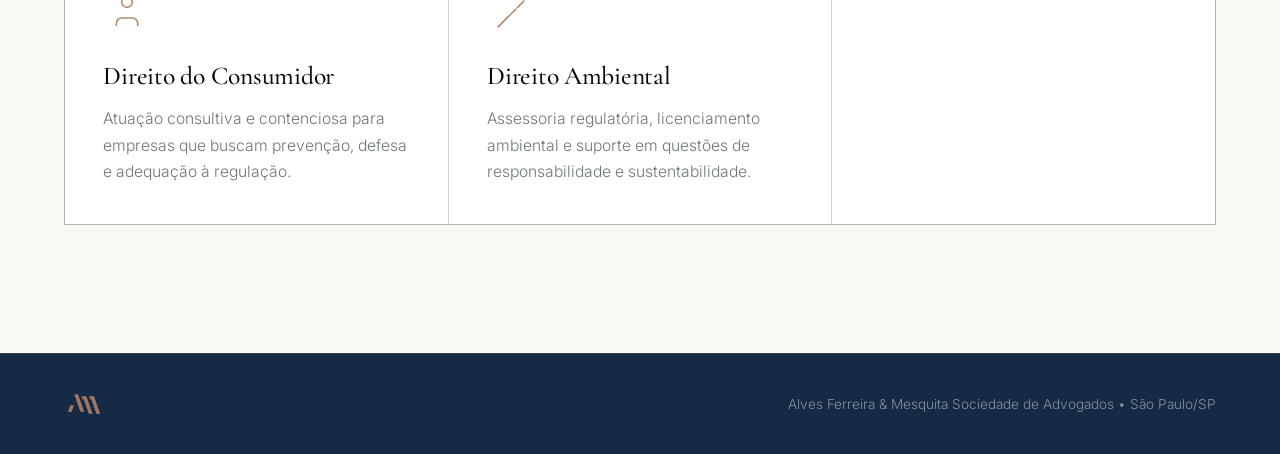
<file: atuacao.html>
<!DOCTYPE html>
<html lang="pt-BR">
<head>
    <meta charset="UTF-8">
    <meta name="viewport" content="width=device-width, initial-scale=1.0">
    <title>Atuação | ALFM</title>
    <link rel="stylesheet" href="styles.css">
</head>
<body>
    <header class="site-header">
        <a href="index.html" class="brand">
            <img src="logo-horizontal.svg" alt="Alves Ferreira & Mesquita">
        </a>
        
        <button class="menu-toggle" data-menu-toggle aria-expanded="false">
            <span class="sr-only">Menu</span>
            <span></span>
            <span></span>
            <span></span>
        </button>
        
        <nav class="site-nav" data-nav>
            <div class="nav-dropdown">
                <button class="nav-dropdown-toggle" data-dropdown-toggle aria-expanded="false">
                    Conheça o escritório <span>⌄</span>
                </button>
                <div class="nav-dropdown-menu">
                    <a href="escritorio.html">O Escritório</a>
                    <a href="atuacao.html">Atuação</a>
                    <a href="diferenciais.html">Diferenciais</a>
                    <a href="advogados.html">Advogados</a>
                </div>
            </div>
            <a href="artigos.html" class="nav-link">Artigos</a>
            <a href="contato.html" class="nav-contact-btn">Contato</a>
        </nav>
    </header>

    <main>
        <section class="page-hero">
            <div class="page-hero-content">
                <p class="eyebrow animate-fade-in">Áreas de atuação</p>
                <h1 class="animate-fade-in delay-1">Assessoria jurídica em frentes relevantes do direito empresarial.</h1>
            </div>
        </section>

        <section class="section practice">
            <div class="intro animate-on-scroll section-intro-spaced">
                <div class="intro-text">
                    <p>
                        O escritório atua em frentes relevantes do direito empresarial, com atenção aos desafios estratégicos que envolvem governança, relacionamento entre sócios, investimentos, operações societárias e proteção de ativos.
                    </p>
                </div>
            </div>
            <div class="practice-grid">
                <article class="animate-on-scroll">
                    <div class="icon">
                        <svg viewBox="0 0 24 24"><path d="M3 21h18M5 21V7l7-4 7 4v14M9 9h1m4 0h1M9 13h1m4 0h1M9 17h1m4 0h1"/></svg>
                    </div>
                    <h3>Direito Societário</h3>
                    <p>Estruturação societária, acordos de acionistas, governança corporativa e suporte em decisões de longo prazo.</p>
                </article>
                <article class="animate-on-scroll delay-1">
                    <div class="icon">
                        <svg viewBox="0 0 24 24"><path d="M12 2v20M17 5H9.5a3.5 3.5 0 000 7h5a3.5 3.5 0 010 7H6"/></svg>
                    </div>
                    <h3>Mercado de Capitais</h3>
                    <p>Assessoria em assembleias, operações societárias, investimentos e suporte estratégico a investidores e empresas.</p>
                </article>
                <article class="animate-on-scroll delay-2">
                    <div class="icon">
                        <svg viewBox="0 0 24 24"><path d="M9 11l3 3L22 4M21 12v7a2 2 0 01-2 2H5a2 2 0 01-2-2V5a2 2 0 012-2h11"/></svg>
                    </div>
                    <h3>Proxy Voting</h3>
                    <p>Orientação em votações corporativas, representação de investidores e análise de riscos em decisões societárias.</p>
                </article>
                <article class="animate-on-scroll">
                    <div class="icon">
                        <svg viewBox="0 0 24 24"><path d="M14 2H6a2 2 0 00-2 2v16a2 2 0 002 2h12a2 2 0 002-2V8z M14 2v6h6 M16 13H8 M16 17H8 M10 9H8"/></svg>
                    </div>
                    <h3>Contencioso Cível</h3>
                    <p>Atuação em litígios de alta relevância, com foco em estratégia processual, risco e resolução eficiente de conflitos.</p>
                </article>
                <article class="animate-on-scroll delay-1">
                    <div class="icon">
                        <svg viewBox="0 0 24 24"><path d="M17 21v-2a4 4 0 00-4-4H5a4 4 0 00-4 4v2 M9 7a4 4 0 100-8 4 4 0 000 8z M23 21v-2a4 4 0 00-3-3.87 M16 3.13a4 4 0 010 7.75"/></svg>
                    </div>
                    <h3>Direito Trabalhista</h3>
                    <p>Consultoria preventiva, gestão de riscos e defesa em demandas trabalhistas com enfoque em negócios e cultura organizacional.</p>
                </article>
                <article class="animate-on-scroll delay-2">
                    <div class="icon">
                        <svg viewBox="0 0 24 24"><path d="M12 22s8-4 8-10V5l-8-3-8 3v7c0 6 8 10 8 10z"/></svg>
                    </div>
                    <h3>Compliance e Conformidade</h3>
                    <p>Programas de integridade, governança corporativa e mitigação de riscos regulatórios e reputacionais.</p>
                </article>
                <article class="animate-on-scroll">
                    <div class="icon">
                        <svg viewBox="0 0 24 24"><path d="M20 21v-2a4 4 0 00-4-4H8a4 4 0 00-4 4v2 M12 7a4 4 0 100-8 4 4 0 000 8z"/></svg>
                    </div>
                    <h3>Direito do Consumidor</h3>
                    <p>Atuação consultiva e contenciosa para empresas que buscam prevenção, defesa e adequação à regulação.</p>
                </article>
                <article class="animate-on-scroll delay-1">
                    <div class="icon">
                        <svg viewBox="0 0 24 24"><path d="M2 22l10-10M16 8l-4 4M22 2l-5.5 5.5"/></svg>
                    </div>
                    <h3>Direito Ambiental</h3>
                    <p>Assessoria regulatória, licenciamento ambiental e suporte em questões de responsabilidade e sustentabilidade.</p>
                </article>
                <article class="animate-on-scroll delay-2"></article>
            </div>
        </section>
    </main>

    <footer class="site-footer">
        <img src="logo-alfm-footer.webp" alt="Alves Ferreira & Mesquita">
        <p>Alves Ferreira & Mesquita Sociedade de Advogados • São Paulo/SP</p>
    </footer>

    <a href="https://wa.me/5511964009152" class="whatsapp-float" target="_blank" rel="noopener">
    <span>
        <svg xmlns="http://www.w3.org/2000/svg" viewBox="0 0 24 24" fill="currentColor" style="width: 28px; height: 28px;">
            <path d="M17.472 14.382c-.297-.149-1.758-.867-2.03-.967-.273-.099-.471-.148-.67.15-.197.297-.767.966-.94 1.164-.173.199-.347.223-.644.075-.297-.15-1.255-.463-2.39-1.475-.883-.788-1.48-1.761-1.653-2.059-.173-.297-.018-.458.13-.606.134-.133.298-.347.446-.52.149-.174.198-.298.298-.497.099-.198.05-.371-.025-.52-.075-.149-.669-1.612-.916-2.207-.242-.579-.487-.5-.669-.51-.173-.008-.371-.01-.57-.01-.198 0-.52.074-.792.372-.272.297-1.04 1.016-1.04 2.479 0 1.462 1.065 2.875 1.213 3.074.149.198 2.096 3.2 5.077 4.487.709.306 1.262.489 1.694.625.712.227 1.36.195 1.871.118.571-.085 1.758-.719 2.006-1.413.248-.694.248-1.289.173-1.413-.074-.124-.272-.198-.57-.347m-5.421 7.403h-.004a9.87 9.87 0 01-5.031-1.378l-.361-.214-3.741.982.998-3.648-.235-.374a9.86 9.86 0 01-1.51-5.26c.001-5.45 4.436-9.884 9.888-9.884 2.64 0 5.122 1.03 6.988 2.898a9.825 9.825 0 012.893 6.994c-.003 5.45-4.437 9.884-9.885 9.884m8.413-18.297A11.815 11.815 0 0012.05 0C5.495 0 .16 5.335.157 11.892c0 2.096.547 4.142 1.588 5.945L.057 24l6.305-1.654a11.882 11.882 0 005.683 1.448h.005c6.554 0 11.89-5.335 11.893-11.893a11.821 11.821 0 00-3.48-8.413Z"/>
        </svg>
    </span>
    <b>WhatsApp</b>
</a>

    <script src="script.js"></script>
</body>
</html>
</file>
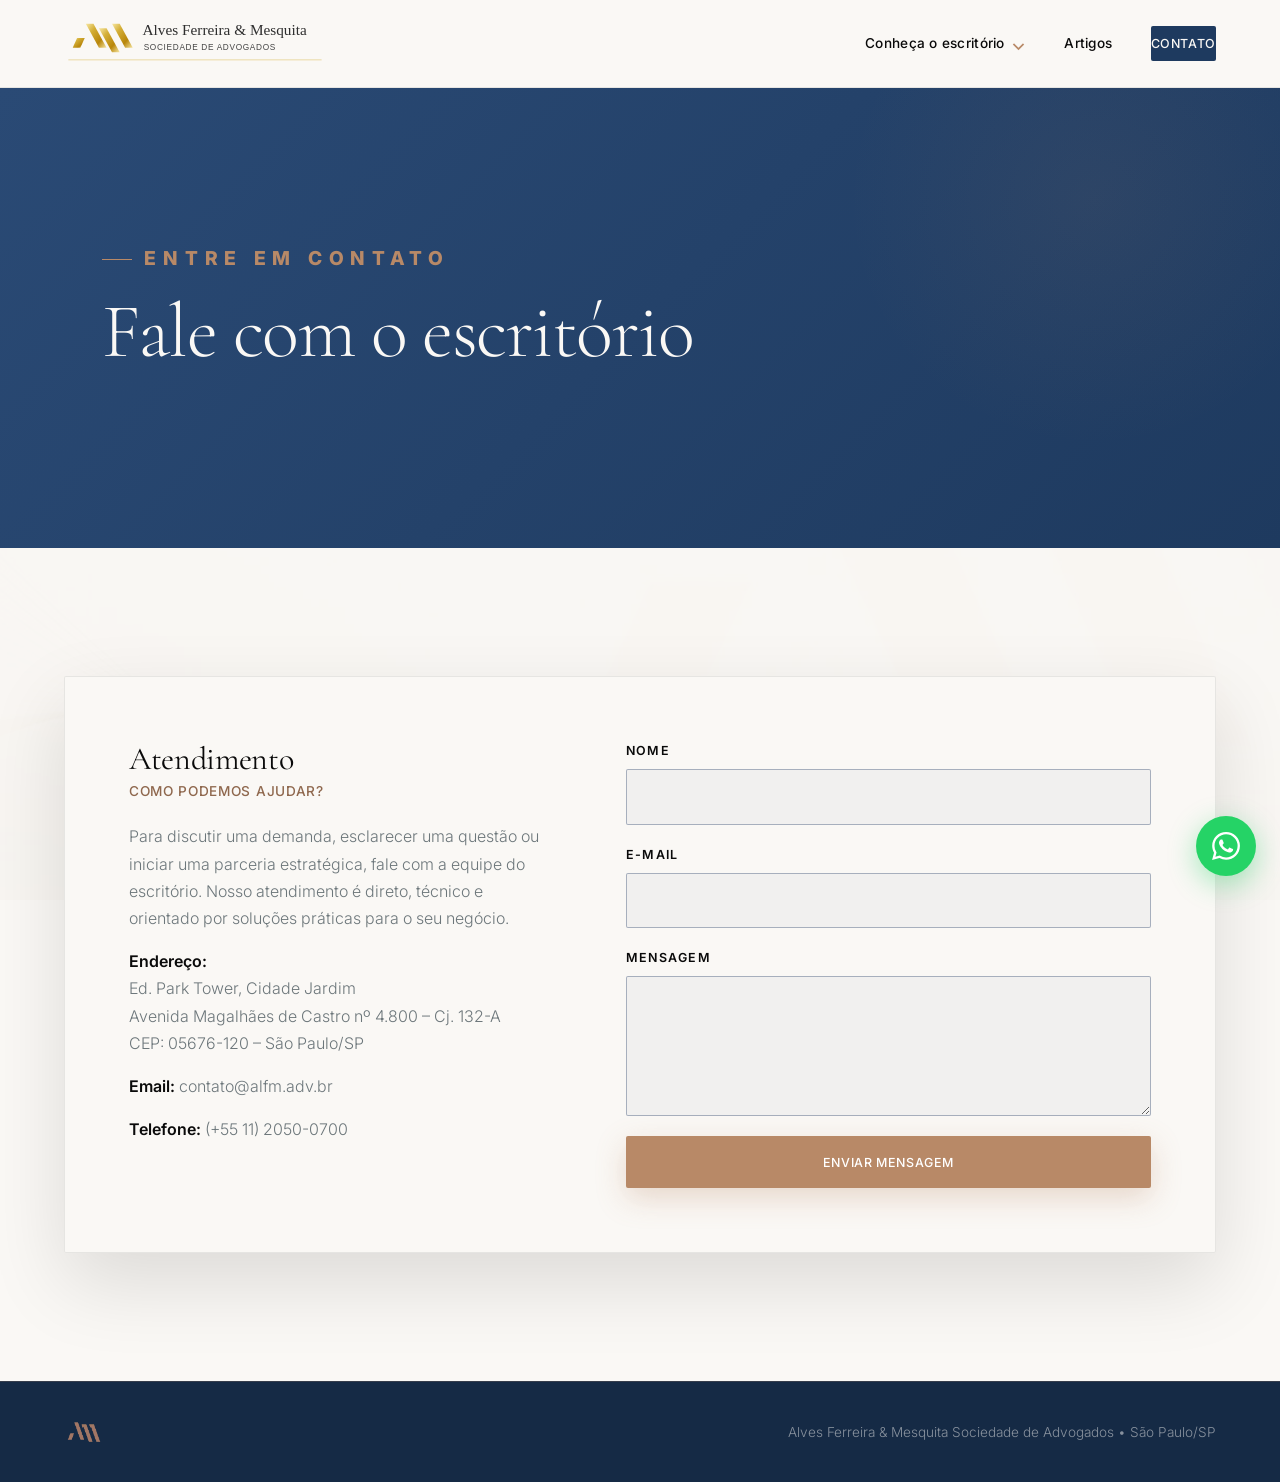
<file: contato.html>
<!DOCTYPE html>
<html lang="pt-BR">
<head>
    <meta charset="UTF-8">
    <meta name="viewport" content="width=device-width, initial-scale=1.0">
    <title>Contato | ALFM</title>
    <link rel="stylesheet" href="styles.css">
</head>
<body>
    <header class="site-header">
        <a href="index.html" class="brand">
            <img src="logo-horizontal.svg" alt="Alves Ferreira & Mesquita">
        </a>
        
        <button class="menu-toggle" data-menu-toggle aria-expanded="false">
            <span class="sr-only">Menu</span>
            <span></span>
            <span></span>
            <span></span>
        </button>
        
        <nav class="site-nav" data-nav>
            <div class="nav-dropdown">
                <button class="nav-dropdown-toggle" data-dropdown-toggle aria-expanded="false">
                    Conheça o escritório <span>⌄</span>
                </button>
                <div class="nav-dropdown-menu">
                    <a href="escritorio.html">O Escritório</a>
                    <a href="atuacao.html">Atuação</a>
                    <a href="diferenciais.html">Diferenciais</a>
                    <a href="advogados.html">Advogados</a>
                </div>
            </div>
            <a href="artigos.html" class="nav-link">Artigos</a>
            <a href="contato.html" class="nav-contact-btn">Contato</a>
        </nav>
    </header>

    <main>
        <section class="page-hero">
            <div class="page-hero-content">
                <p class="eyebrow animate-fade-in">Entre em contato</p>
                <h1 class="animate-fade-in delay-1">Fale com o escritório</h1>
            </div>
        </section>

        <section class="section">
            <div class="contact-panel animate-on-scroll">
                <div class="contact">
                    <h2>Atendimento</h2>
                    <h3>Como podemos ajudar?</h3>
                    <p>
                        Para discutir uma demanda, esclarecer uma questão ou iniciar uma parceria estratégica, fale com a equipe do escritório. Nosso atendimento é direto, técnico e orientado por soluções práticas para o seu negócio.
                    </p>
                    <p><strong>Endereço:</strong><br>
                    Ed. Park Tower, Cidade Jardim<br>
                    Avenida Magalhães de Castro nº 4.800 – Cj. 132-A<br>
                    CEP: 05676-120 – São Paulo/SP</p>
                    <p><strong>Email:</strong> contato@alfm.adv.br</p>
                    <p><strong>Telefone:</strong> (+55 11) 2050-0700</p>
                </div>
                <form id="contactForm" class="contact-form">
                    <label>
                        Nome
                        <input type="text" name="name" required>
                    </label>
                    <label>
                        E-mail
                        <input type="email" name="email" required>
                    </label>
                    <label>
                        Mensagem
                        <textarea name="message" required></textarea>
                    </label>
                    <button type="submit" class="button primary">Enviar mensagem</button>
                </form>
            </div>
        </section>
    </main>

    <footer class="site-footer">
        <img src="logo-alfm-footer.webp" alt="Alves Ferreira & Mesquita">
        <p>Alves Ferreira & Mesquita Sociedade de Advogados • São Paulo/SP</p>
    </footer>

   <a href="https://wa.me/5511964009152" class="whatsapp-float" target="_blank" rel="noopener">
    <span>
        <svg xmlns="http://www.w3.org/2000/svg" viewBox="0 0 24 24" fill="currentColor" style="width: 28px; height: 28px;">
            <path d="M17.472 14.382c-.297-.149-1.758-.867-2.03-.967-.273-.099-.471-.148-.67.15-.197.297-.767.966-.94 1.164-.173.199-.347.223-.644.075-.297-.15-1.255-.463-2.39-1.475-.883-.788-1.48-1.761-1.653-2.059-.173-.297-.018-.458.13-.606.134-.133.298-.347.446-.52.149-.174.198-.298.298-.497.099-.198.05-.371-.025-.52-.075-.149-.669-1.612-.916-2.207-.242-.579-.487-.5-.669-.51-.173-.008-.371-.01-.57-.01-.198 0-.52.074-.792.372-.272.297-1.04 1.016-1.04 2.479 0 1.462 1.065 2.875 1.213 3.074.149.198 2.096 3.2 5.077 4.487.709.306 1.262.489 1.694.625.712.227 1.36.195 1.871.118.571-.085 1.758-.719 2.006-1.413.248-.694.248-1.289.173-1.413-.074-.124-.272-.198-.57-.347m-5.421 7.403h-.004a9.87 9.87 0 01-5.031-1.378l-.361-.214-3.741.982.998-3.648-.235-.374a9.86 9.86 0 01-1.51-5.26c.001-5.45 4.436-9.884 9.888-9.884 2.64 0 5.122 1.03 6.988 2.898a9.825 9.825 0 012.893 6.994c-.003 5.45-4.437 9.884-9.885 9.884m8.413-18.297A11.815 11.815 0 0012.05 0C5.495 0 .16 5.335.157 11.892c0 2.096.547 4.142 1.588 5.945L.057 24l6.305-1.654a11.882 11.882 0 005.683 1.448h.005c6.554 0 11.89-5.335 11.893-11.893a11.821 11.821 0 00-3.48-8.413Z"/>
        </svg>
    </span>
    <b>WhatsApp</b>
</a>

    <div id="successModal" class="success-modal">
        <div class="success-modal-content">
            <div class="success-icon">✓</div>
            <h3>Formulário enviado!</h3>
            <p>Por favor, aguarde o retorno da empresa.</p>
        </div>
    </div>

    <script src="script.js"></script>
</body>
</html>
</file>
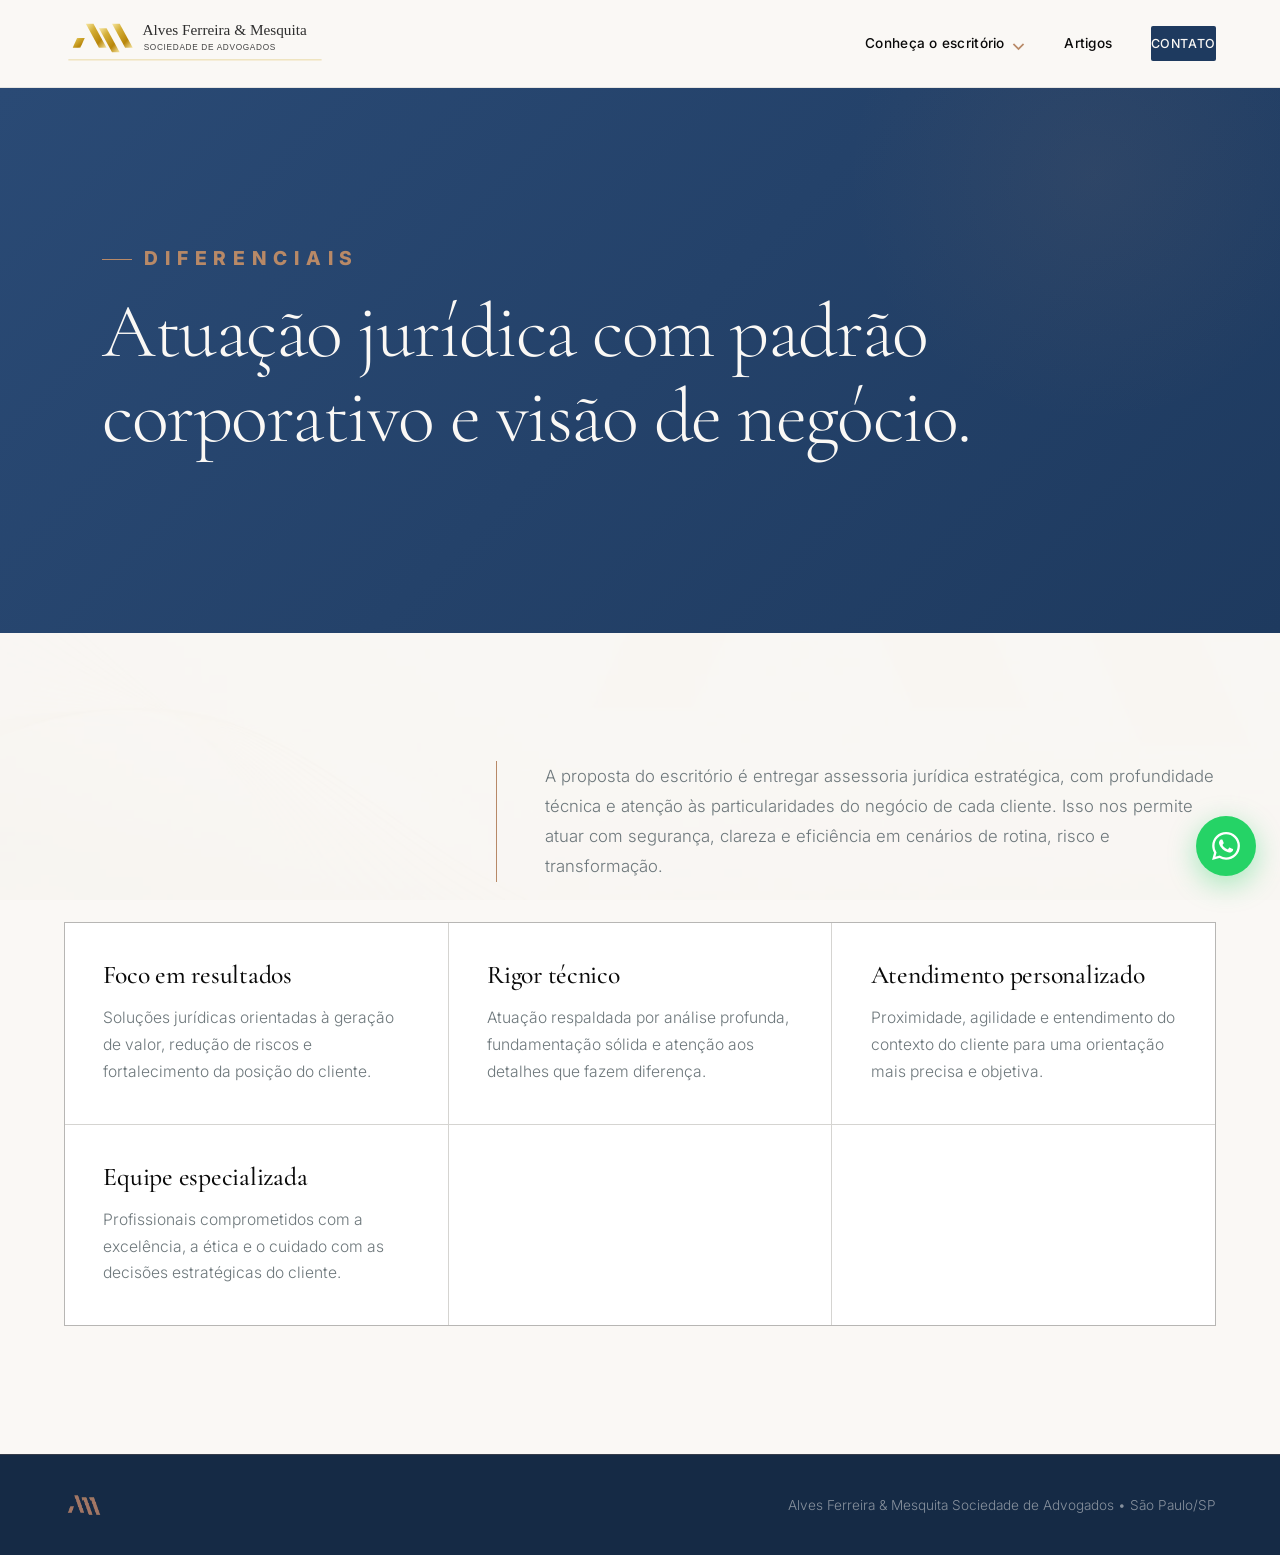
<file: diferenciais.html>
<!DOCTYPE html>
<html lang="pt-BR">
<head>
    <meta charset="UTF-8">
    <meta name="viewport" content="width=device-width, initial-scale=1.0">
    <title>Diferenciais | ALFM</title>
    <link rel="stylesheet" href="styles.css">
</head>
<body>
    <header class="site-header">
        <a href="index.html" class="brand">
            <img src="logo-horizontal.svg" alt="Alves Ferreira & Mesquita">
        </a>
        
        <button class="menu-toggle" data-menu-toggle aria-expanded="false">
            <span class="sr-only">Menu</span>
            <span></span>
            <span></span>
            <span></span>
        </button>
        
        <nav class="site-nav" data-nav>
            <div class="nav-dropdown">
                <button class="nav-dropdown-toggle" data-dropdown-toggle aria-expanded="false">
                    Conheça o escritório <span>⌄</span>
                </button>
                <div class="nav-dropdown-menu">
                    <a href="escritorio.html">O Escritório</a>
                    <a href="atuacao.html">Atuação</a>
                    <a href="diferenciais.html">Diferenciais</a>
                    <a href="advogados.html">Advogados</a>
                </div>
            </div>
            <a href="artigos.html" class="nav-link">Artigos</a>
            <a href="contato.html" class="nav-contact-btn">Contato</a>
        </nav>
    </header>

    <main>
        <section class="page-hero">
            <div class="page-hero-content">
                <p class="eyebrow animate-fade-in">Diferenciais</p>
                <h1 class="animate-fade-in delay-1">Atuação jurídica com padrão corporativo e visão de negócio.</h1>
            </div>
        </section>

        <section class="section">
            <div class="intro animate-on-scroll section-intro-spaced">
                <div class="intro-text">
                    <p>
                        A proposta do escritório é entregar assessoria jurídica estratégica, com profundidade técnica e atenção às particularidades do negócio de cada cliente. Isso nos permite atuar com segurança, clareza e eficiência em cenários de rotina, risco e transformação.
                    </p>
                </div>
            </div>
            <div class="practice-grid">
                <article class="animate-on-scroll">
                    <h3>Foco em resultados</h3>
                    <p>Soluções jurídicas orientadas à geração de valor, redução de riscos e fortalecimento da posição do cliente.</p>
                </article>
                <article class="animate-on-scroll delay-1">
                    <h3>Rigor técnico</h3>
                    <p>Atuação respaldada por análise profunda, fundamentação sólida e atenção aos detalhes que fazem diferença.</p>
                </article>
                <article class="animate-on-scroll delay-2">
                    <h3>Atendimento personalizado</h3>
                    <p>Proximidade, agilidade e entendimento do contexto do cliente para uma orientação mais precisa e objetiva.</p>
                </article>
                <article class="animate-on-scroll">
                    <h3>Equipe especializada</h3>
                    <p>Profissionais comprometidos com a excelência, a ética e o cuidado com as decisões estratégicas do cliente.</p>
                </article>
                <article class="animate-on-scroll delay-1"></article>
                <article class="animate-on-scroll delay-2"></article>
            </div>
        </section>
    </main>

    <footer class="site-footer">
        <img src="logo-alfm-footer.webp" alt="Alves Ferreira & Mesquita">
        <p>Alves Ferreira & Mesquita Sociedade de Advogados • São Paulo/SP</p>
    </footer>

    <a href="https://wa.me/5511964009152" class="whatsapp-float" target="_blank" rel="noopener">
    <span>
        <svg xmlns="http://www.w3.org/2000/svg" viewBox="0 0 24 24" fill="currentColor" style="width: 28px; height: 28px;">
            <path d="M17.472 14.382c-.297-.149-1.758-.867-2.03-.967-.273-.099-.471-.148-.67.15-.197.297-.767.966-.94 1.164-.173.199-.347.223-.644.075-.297-.15-1.255-.463-2.39-1.475-.883-.788-1.48-1.761-1.653-2.059-.173-.297-.018-.458.13-.606.134-.133.298-.347.446-.52.149-.174.198-.298.298-.497.099-.198.05-.371-.025-.52-.075-.149-.669-1.612-.916-2.207-.242-.579-.487-.5-.669-.51-.173-.008-.371-.01-.57-.01-.198 0-.52.074-.792.372-.272.297-1.04 1.016-1.04 2.479 0 1.462 1.065 2.875 1.213 3.074.149.198 2.096 3.2 5.077 4.487.709.306 1.262.489 1.694.625.712.227 1.36.195 1.871.118.571-.085 1.758-.719 2.006-1.413.248-.694.248-1.289.173-1.413-.074-.124-.272-.198-.57-.347m-5.421 7.403h-.004a9.87 9.87 0 01-5.031-1.378l-.361-.214-3.741.982.998-3.648-.235-.374a9.86 9.86 0 01-1.51-5.26c.001-5.45 4.436-9.884 9.888-9.884 2.64 0 5.122 1.03 6.988 2.898a9.825 9.825 0 012.893 6.994c-.003 5.45-4.437 9.884-9.885 9.884m8.413-18.297A11.815 11.815 0 0012.05 0C5.495 0 .16 5.335.157 11.892c0 2.096.547 4.142 1.588 5.945L.057 24l6.305-1.654a11.882 11.882 0 005.683 1.448h.005c6.554 0 11.89-5.335 11.893-11.893a11.821 11.821 0 00-3.48-8.413Z"/>
        </svg>
    </span>
    <b>WhatsApp</b>
</a>

    <script src="script.js"></script>
</body>
</html>
</file>
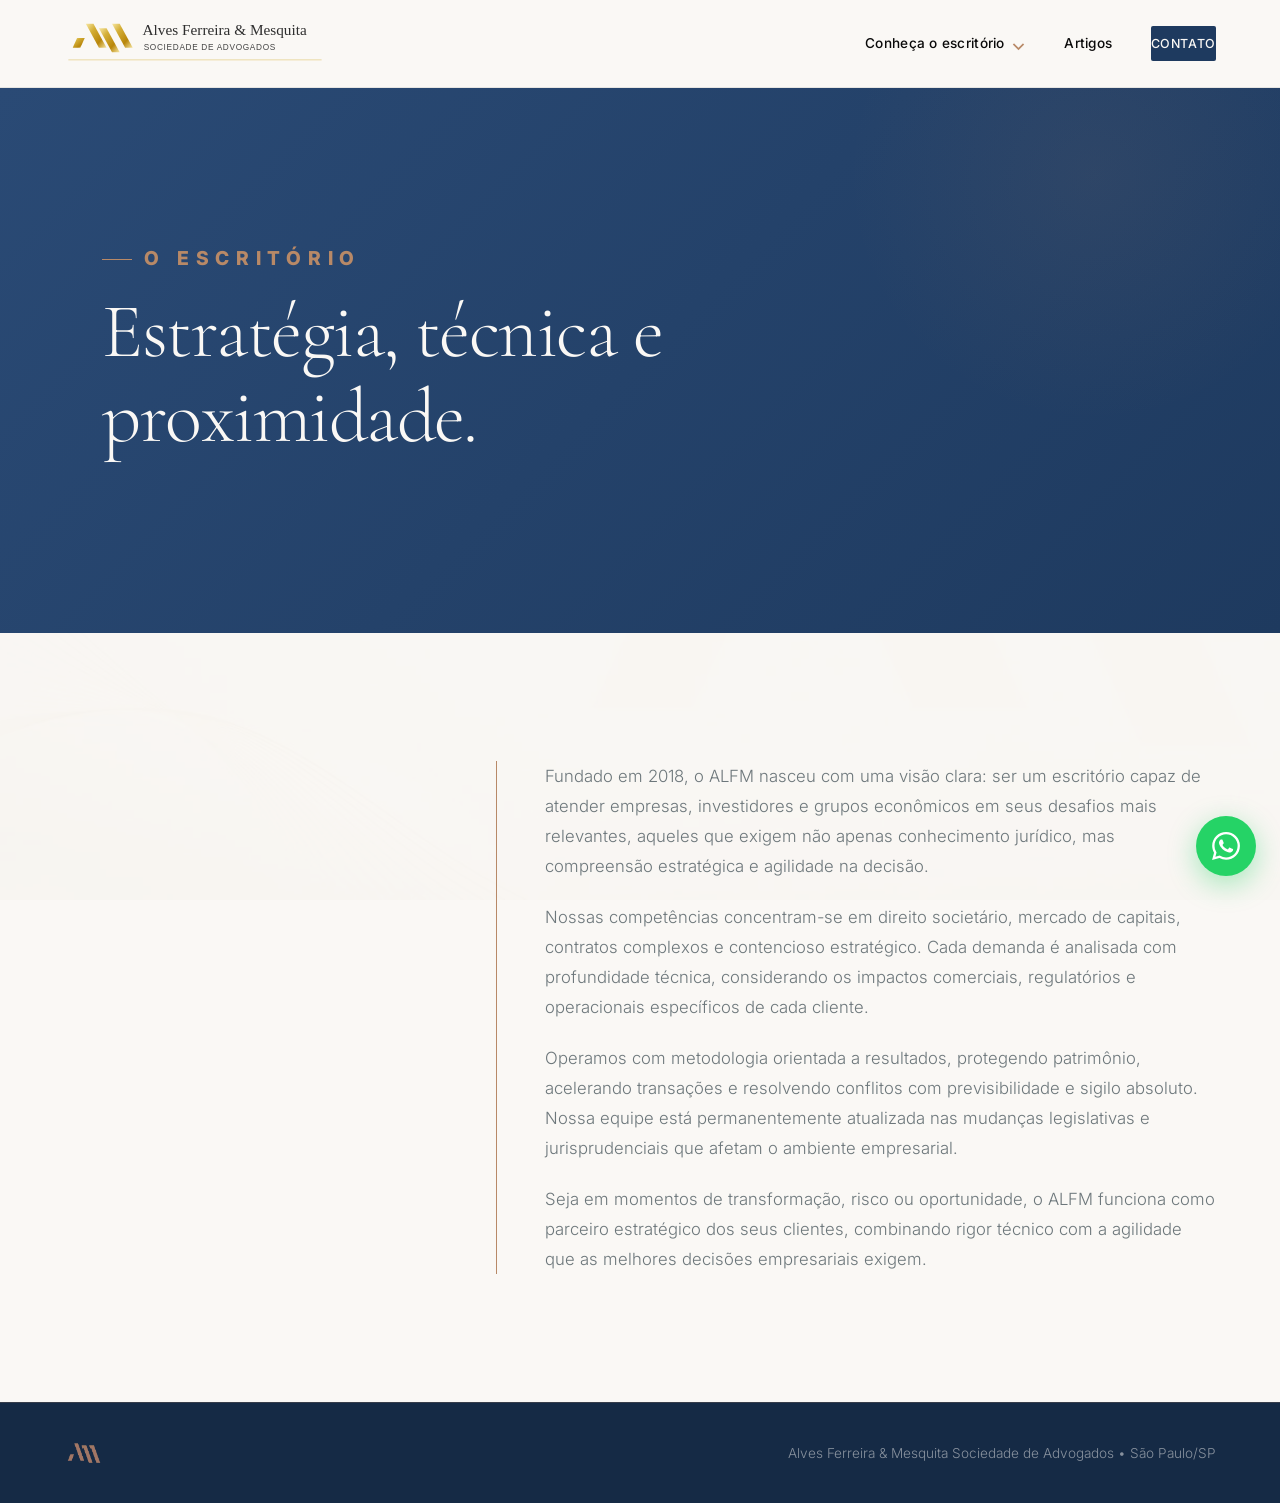
<file: escritorio.html>
<!DOCTYPE html>
<html lang="pt-BR">
<head>
    <meta charset="UTF-8">
    <meta name="viewport" content="width=device-width, initial-scale=1.0">
    <title>O Escritório | ALFM</title>
    <link rel="stylesheet" href="styles.css">
</head>
<body>
    <header class="site-header">
        <a href="index.html" class="brand">
            <img src="logo-horizontal.svg" alt="Alves Ferreira & Mesquita">
        </a>
        
        <button class="menu-toggle" data-menu-toggle aria-expanded="false">
            <span class="sr-only">Menu</span>
            <span></span>
            <span></span>
            <span></span>
        </button>
        
        <nav class="site-nav" data-nav>
            <div class="nav-dropdown">
                <button class="nav-dropdown-toggle" data-dropdown-toggle aria-expanded="false">
                    Conheça o escritório <span>⌄</span>
                </button>
                <div class="nav-dropdown-menu">
                    <a href="escritorio.html">O Escritório</a>
                    <a href="atuacao.html">Atuação</a>
                    <a href="diferenciais.html">Diferenciais</a>
                    <a href="advogados.html">Advogados</a>
                </div>
            </div>
            <a href="artigos.html" class="nav-link">Artigos</a>
            <a href="contato.html" class="nav-contact-btn">Contato</a>
        </nav>
    </header>

    <main>
        <section class="page-hero">
            <div class="page-hero-content">
                <p class="eyebrow animate-fade-in">O escritório</p>
                <h1 class="animate-fade-in delay-1">Estratégia, técnica e proximidade.</h1>
            </div>
        </section>

        <section class="section">
            <div class="intro animate-on-scroll">
                <div class="intro-text">
                    <p>
                        Fundado em 2018, o ALFM nasceu com uma visão clara: ser um escritório capaz de atender empresas, investidores e grupos econômicos em seus desafios mais relevantes, aqueles que exigem não apenas conhecimento jurídico, mas compreensão estratégica e agilidade na decisão.
                    </p>
                    <p>
                        Nossas competências concentram-se em direito societário, mercado de capitais, contratos complexos e contencioso estratégico. Cada demanda é analisada com profundidade técnica, considerando os impactos comerciais, regulatórios e operacionais específicos de cada cliente.
                    </p>
                    <p>
                        Operamos com metodologia orientada a resultados, protegendo patrimônio, acelerando transações e resolvendo conflitos com previsibilidade e sigilo absoluto. Nossa equipe está permanentemente atualizada nas mudanças legislativas e jurisprudenciais que afetam o ambiente empresarial.
                    </p>
                    <p>
                        Seja em momentos de transformação, risco ou oportunidade, o ALFM funciona como parceiro estratégico dos seus clientes, combinando rigor técnico com a agilidade que as melhores decisões empresariais exigem.
                    </p>
                </div>
            </div>
        </section>
    </main>

    <footer class="site-footer">
        <img src="logo-alfm-footer.webp" alt="Alves Ferreira & Mesquita">
        <p>Alves Ferreira & Mesquita Sociedade de Advogados • São Paulo/SP</p>
    </footer>

    <a href="https://wa.me/5511964009152" class="whatsapp-float" target="_blank" rel="noopener">
    <span>
        <svg xmlns="http://www.w3.org/2000/svg" viewBox="0 0 24 24" fill="currentColor" style="width: 28px; height: 28px;">
            <path d="M17.472 14.382c-.297-.149-1.758-.867-2.03-.967-.273-.099-.471-.148-.67.15-.197.297-.767.966-.94 1.164-.173.199-.347.223-.644.075-.297-.15-1.255-.463-2.39-1.475-.883-.788-1.48-1.761-1.653-2.059-.173-.297-.018-.458.13-.606.134-.133.298-.347.446-.52.149-.174.198-.298.298-.497.099-.198.05-.371-.025-.52-.075-.149-.669-1.612-.916-2.207-.242-.579-.487-.5-.669-.51-.173-.008-.371-.01-.57-.01-.198 0-.52.074-.792.372-.272.297-1.04 1.016-1.04 2.479 0 1.462 1.065 2.875 1.213 3.074.149.198 2.096 3.2 5.077 4.487.709.306 1.262.489 1.694.625.712.227 1.36.195 1.871.118.571-.085 1.758-.719 2.006-1.413.248-.694.248-1.289.173-1.413-.074-.124-.272-.198-.57-.347m-5.421 7.403h-.004a9.87 9.87 0 01-5.031-1.378l-.361-.214-3.741.982.998-3.648-.235-.374a9.86 9.86 0 01-1.51-5.26c.001-5.45 4.436-9.884 9.888-9.884 2.64 0 5.122 1.03 6.988 2.898a9.825 9.825 0 012.893 6.994c-.003 5.45-4.437 9.884-9.885 9.884m8.413-18.297A11.815 11.815 0 0012.05 0C5.495 0 .16 5.335.157 11.892c0 2.096.547 4.142 1.588 5.945L.057 24l6.305-1.654a11.882 11.882 0 005.683 1.448h.005c6.554 0 11.89-5.335 11.893-11.893a11.821 11.821 0 00-3.48-8.413Z"/>
        </svg>
    </span>
    <b>WhatsApp</b>
</a>

    <script src="script.js"></script>
</body>
</html>
</file>
<file: styles.css>
@import url('https://fonts.googleapis.com/css2?family=Cormorant+Garamond:ital,wght@0,300;0,400;0,500;0,600;0,700;1,400&family=Inter:wght@300;400;500;600;700;800&display=swap');

:root {
    --black: #0a0a0a;
    --black-2: #1a1a1a;
    --off-white: #faf8f5;
    --cream: #f5f0e8;
    --gold: #b88967;
    --gold-light: #d4a574;
    --gold-dark: #8f684e;
    --muted: #6d777b;
    --line: rgba(10, 10, 10, 0.08);
    --line-dark: rgba(10, 10, 10, 0.15);
    --shadow: 0 30px 80px rgba(10, 10, 10, 0.12);
    --shadow-soft: 0 10px 40px rgba(10, 10, 10, 0.06);
    --radius: 2px;
    
    /* CORES AZUL MARINHO DO ESCRITÓRIO */
    --navy-blue: #1e3a5f;
    --navy-blue-dark: #152a45;
    --navy-blue-light: #2a4a75;
    
    --font-serif: 'Cormorant Garamond', Georgia, serif;
    --font-sans: 'Inter', system-ui, sans-serif;
}

* {
    box-sizing: border-box;
    margin: 0;
    padding: 0;
}

html {
    scroll-behavior: smooth;
    -webkit-font-smoothing: antialiased;
    -moz-osx-font-smoothing: grayscale;
}

body {
    font-family: var(--font-sans);
    font-weight: 400;
    color: var(--black);
    background-color: var(--off-white);
    background-image: url('background-alfm.jpg');
    background-size: cover;
    background-position: center center;
    background-attachment: fixed;
    background-repeat: no-repeat;
    line-height: 1.6;
    overflow-x: hidden;
}

body::before {
    content: "";
    position: fixed;
    top: 0;
    left: 0;
    width: 100%;
    height: 100%;
    background: rgba(250, 248, 245, 0.92);
    z-index: -1;
    pointer-events: none;
}

img {
    display: block;
    max-width: 100%;
    height: auto;
}

a {
    color: inherit;
    text-decoration: none;
    transition: color 0.3s ease;
}

button {
    font-family: inherit;
    cursor: pointer;
    border: none;
    background: none;
}

.sr-only {
    position: absolute;
    width: 1px;
    height: 1px;
    padding: 0;
    margin: -1px;
    overflow: hidden;
    clip: rect(0, 0, 0, 0);
    white-space: nowrap;
    border: 0;
}

/* =====================================
   TIPOGRAFIA PREMIUM
===================================== */
h1, h2, h3, h4 {
    font-family: var(--font-serif);
    font-weight: 400;
    letter-spacing: -0.01em;
    line-height: 1.1;
}

h1 {
    font-size: clamp(2.8rem, 6vw, 5.5rem);
    font-weight: 300;
    letter-spacing: -0.02em;
}

h2 {
    font-size: clamp(2.2rem, 4.5vw, 3.8rem);
    font-weight: 400;
}

h3 {
    font-size: clamp(1.4rem, 2vw, 1.8rem);
    font-weight: 500;
}

p {
    font-size: 1.05rem;
    line-height: 1.7;
    color: var(--black-2);
}

.eyebrow {
    color: var(--gold);
    font-size: 1.2rem;
    font-weight: 800;
    letter-spacing: 0.35em;
    margin: 0 0 16px;
    text-transform: uppercase;
}

.eyebrow::before {
    content: "";
    display: inline-block;
    width: 30px;
    height: 1px;
    background: var(--gold);
    margin-right: 12px;
    vertical-align: middle;
}

/* =====================================
   HEADER / NAVEGAÇÃO
===================================== */
.site-header {
    align-items: center;
    background: rgba(250, 248, 245, 0.95);
    border-bottom: 1px solid var(--line);
    display: flex;
    gap: 24px;
    justify-content: space-between;
    left: 0;
    min-height: 88px;
    padding: 16px clamp(24px, 5vw, 64px);
    position: sticky;
    right: 0;
    top: 0;
    z-index: 100;
    backdrop-filter: blur(20px);
    -webkit-backdrop-filter: blur(20px);
    transition: all 0.4s cubic-bezier(0.4, 0, 0.2, 1);
}

.site-header.scrolled {
    min-height: 72px;
    box-shadow: 0 4px 30px rgba(10, 10, 10, 0.04);
    background: rgba(250, 248, 245, 0.98);
}

.brand {
    display: flex;
    align-items: center;
    flex: 0 0 auto;
    transition: transform 0.4s ease;
}

.brand:hover {
    transform: scale(1.01);
}

.brand img {
    height: 55px;
    width: auto;
    max-width: 300px;
    object-fit: contain;
    object-position: left;
}

.site-nav {
    align-items: center;
    display: flex;
    gap: clamp(20px, 3vw, 40px);
    font-size: 0.85rem;
    font-weight: 500;
    letter-spacing: 0.02em;
}

.site-nav a {
    color: var(--black);
    position: relative;
    padding: 8px 0;
    transition: color 0.3s ease;
}

.site-nav a:not(.nav-contact-btn)::after {
    background: var(--gold);
    bottom: 0;
    content: "";
    height: 1px;
    left: 0;
    position: absolute;
    transform: scaleX(0);
    transform-origin: right;
    transition: transform 0.5s cubic-bezier(0.4, 0, 0.2, 1);
    width: 100%;
}

.site-nav a:not(.nav-contact-btn):hover::after {
    transform: scaleX(1);
    transform-origin: left;
}

.nav-link {
    color: var(--black);
    font-weight: 500;
    letter-spacing: 0.02em;
    padding: 8px 0;
}

.nav-link:hover {
    color: var(--gold-dark);
}

.nav-contact-btn {
    background: var(--navy-blue);
    color: var(--off-white) !important;
    padding: 14px 28px;
    border-radius: var(--radius);
    transition: all 0.4s cubic-bezier(0.4, 0, 0.2, 1);
    font-weight: 500;
    letter-spacing: 0.05em;
    text-transform: uppercase;
    font-size: 0.78rem;
}

.nav-contact-btn:hover {
    background: var(--navy-blue-light);
    transform: translateY(-2px);
    box-shadow: 0 10px 30px rgba(30, 58, 95, 0.3);
}

.nav-contact-btn::after {
    display: none;
}

.menu-toggle {
    align-items: center;
    background: var(--black);
    border: 0;
    border-radius: var(--radius);
    cursor: pointer;
    display: none;
    height: 44px;
    justify-content: center;
    padding: 0;
    width: 44px;
    transition: background 0.3s ease;
}

.menu-toggle:hover {
    background: var(--gold-dark);
}

.menu-toggle span:not(.sr-only) {
    background: var(--off-white);
    display: block;
    height: 1.5px;
    margin: 3px 0;
    width: 20px;
    transition: transform 0.4s ease, opacity 0.3s ease;
}

.menu-toggle[aria-expanded="true"] span:nth-child(2) {
    transform: rotate(45deg) translate(4px, 4px);
}

.menu-toggle[aria-expanded="true"] span:nth-child(3) {
    opacity: 0;
}

.menu-toggle[aria-expanded="true"] span:nth-child(4) {
    transform: rotate(-45deg) translate(5px, -5px);
}

/* =====================================
   DROPDOWN
===================================== */
.nav-dropdown {
    position: relative;
}

.nav-dropdown-toggle {
    background: none;
    border: 0;
    color: var(--black);
    cursor: pointer;
    font: inherit;
    font-weight: 500;
    padding: 8px 0;
    display: flex;
    align-items: center;
    gap: 6px;
    letter-spacing: 0.02em;
    transition: color 0.3s ease;
}

.nav-dropdown-toggle:hover {
    color: var(--gold-dark);
}

.nav-dropdown-toggle span {
    color: var(--gold);
    font-size: 1.2rem;
    transition: transform 0.4s ease;
    line-height: 1;
}

.nav-dropdown.is-open .nav-dropdown-toggle span {
    transform: rotate(180deg);
}

.nav-dropdown-menu {
    background: var(--off-white);
    border: 1px solid var(--line);
    box-shadow: var(--shadow);
    display: none;
    left: 0;
    min-width: 260px;
    padding: 12px 0;
    position: absolute;
    top: calc(100% + 16px);
    z-index: 100;
    border-radius: var(--radius);
    opacity: 0;
    transform: translateY(-10px);
    transition: opacity 0.4s ease, transform 0.4s ease;
}

.nav-dropdown.is-open .nav-dropdown-menu {
    display: grid;
    opacity: 1;
    transform: translateY(0);
}

.nav-dropdown-menu a {
    padding: 14px 24px;
    transition: all 0.3s ease;
    border-left: 2px solid transparent;
}

.nav-dropdown-menu a:hover {
    background: var(--cream);
    padding-left: 30px;
    color: var(--gold-dark);
    border-left-color: var(--gold);
}

/* =====================================
   HERO (AZUL MARINHO)
===================================== */
.hero {
    background:
        radial-gradient(ellipse at 70% 30%, rgba(184, 137, 103, 0.2), transparent 50%),
        linear-gradient(135deg, var(--navy-blue) 0%, var(--navy-blue-dark) 100%);
    color: var(--off-white);
    display: grid;
    grid-template-columns: 1fr 1fr;
    min-height: calc(100vh - 88px);
    overflow: visible;
    padding: clamp(40px, 6vw, 80px) clamp(24px, 5vw, 80px);
    position: relative;
}

.hero::before {
    background:
        linear-gradient(rgba(255,255,255,0.03) 1px, transparent 1px),
        linear-gradient(90deg, rgba(255,255,255,0.03) 1px, transparent 1px);
    background-size: 80px 80px;
    content: "";
    inset: 0;
    opacity: 0.5;
    position: absolute;
}

.hero-media,
.hero-content,
.hero-summary {
    position: relative;
    z-index: 1;
}

.hero-media {
    align-items: center;
    display: flex;
    justify-content: center;
    min-height: 400px;
    padding: 40px;
}

.hero-media img {
    box-shadow: none;
    filter: saturate(0.96);
    max-width: min(420px, 72vw);
    width: 100%;
}

.hero-media:hover img {
    transform: scale(1.02);
}

.hero-content {
    align-self: center;
    max-width: 720px;
    padding: 24px 0 64px;
}

.hero h1 {
    color: var(--off-white);
    margin-bottom: 24px;
    font-weight: 300;
}

.hero h1 em {
    font-style: italic;
    color: var(--gold-light);
    font-weight: 400;
}

.hero-copy {
    color: rgba(250, 248, 245, 0.75);
    font-size: clamp(1.05rem, 1.4vw, 1.2rem);
    line-height: 1.7;
    max-width: 580px;
    font-weight: 300;
}

.hero-actions {
    display: flex;
    flex-wrap: wrap;
    gap: 16px;
    margin-top: 40px;
}

.button {
    align-items: center;
    border: 1px solid transparent;
    border-radius: var(--radius);
    display: inline-flex;
    font-weight: 500;
    justify-content: center;
    min-height: 52px;
    padding: 0 32px;
    transition: all 0.4s cubic-bezier(0.4, 0, 0.2, 1);
    position: relative;
    overflow: hidden;
    letter-spacing: 0.05em;
    text-transform: uppercase;
    font-size: 0.78rem;
}

.button::before {
    content: "";
    position: absolute;
    top: 50%;
    left: 50%;
    width: 0;
    height: 0;
    border-radius: 50%;
    background: rgba(255, 255, 255, 0.15);
    transform: translate(-50%, -50%);
    transition: width 0.6s ease, height 0.6s ease;
}

.button:hover::before {
    width: 400px;
    height: 400px;
}

.button:hover {
    transform: translateY(-2px);
}

.button.primary {
    background: var(--gold);
    color: #ffffff;
    box-shadow: 0 10px 30px rgba(184, 137, 103, 0.3);
}

.button.primary:hover {
    background: var(--gold-dark);
    box-shadow: 0 15px 40px rgba(143, 104, 78, 0.4);
}

.button.secondary {
    border-color: rgba(250, 248, 245, 0.3);
    color: var(--off-white);
}

.button.secondary:hover {
    background: rgba(250, 248, 245, 0.08);
    border-color: rgba(250, 248, 245, 0.6);
}

.hero-summary {
    align-self: end;
    border-top: 1px solid rgba(250, 248, 245, 0.15);
    color: rgba(250, 248, 245, 0.7);
    display: grid;
    font-size: 0.78rem;
    font-weight: 500;
    gap: 20px;
    grid-column: 1 / -1;
    grid-template-columns: repeat(3, minmax(0, 1fr));
    padding-top: 24px;
    text-transform: uppercase;
    letter-spacing: 0.15em;
}

/* =====================================
   SECTIONS
===================================== */
.section {
    padding: clamp(80px, 10vw, 140px) clamp(24px, 5vw, 80px);
    position: relative;
}

.section-heading {
    display: grid;
    gap: 40px;
    grid-template-columns: minmax(200px, 0.38fr) minmax(280px, 0.62fr);
    margin: 0 auto;
    max-width: 1280px;
}

.intro {
    display: grid;
    gap: 40px;
}

.intro-text {
    border-left: 1px solid var(--gold);
    display: grid;
    gap: 20px;
    justify-self: end;
    max-width: 720px;
    padding-left: clamp(24px, 4vw, 48px);
}

.intro-text p {
    color: var(--muted);
    font-size: 1.05rem;
    line-height: 1.8;
    font-weight: 300;
}

.section-intro-spaced {
    margin-bottom: 40px;
}

/* HOME INTRO */
.home-intro {
    background: rgba(250, 248, 245, 0.92);
    backdrop-filter: blur(10px);
}

.home-intro-grid {
    display: grid;
    gap: clamp(40px, 6vw, 80px);
    grid-template-columns: minmax(280px, 1.3fr) minmax(280px, 0.7fr);
    margin: 0 auto;
    max-width: 1280px;
}

.home-intro-text {
    display: grid;
    gap: 20px;
}

.home-intro-text h2 {
    font-size: clamp(2rem, 3.5vw, 3rem);
    font-weight: 400;
}

.home-intro-text p {
    color: var(--muted);
    font-size: 1.05rem;
    line-height: 1.8;
    font-weight: 300;
}

.home-intro-stats {
    display: grid;
    gap: 40px;
    align-content: center;
}

.stat {
    border-left: 1px solid var(--gold);
    padding-left: 28px;
    transition: transform 0.4s ease;
}

.stat:hover {
    transform: translateX(10px);
}

.stat-number {
    font-family: var(--font-serif);
    font-size: clamp(3rem, 5vw, 4.5rem);
    font-weight: 300;
    color: var(--black);
    line-height: 1;
    margin-bottom: 12px;
    letter-spacing: -0.02em;
}

.stat-label {
    color: var(--muted);
    font-size: 0.78rem;
    font-weight: 500;
    text-transform: uppercase;
    letter-spacing: 0.2em;
}

/* HOME AREAS / DIFERENCIAIS */
.home-areas,
.home-diferenciais {
    background: rgba(245, 240, 232, 0.7);
    backdrop-filter: blur(10px);
}

.home-areas-cta,
.home-diferenciais-cta {
    grid-column: 1 / -1;
    text-align: center;
    margin-top: 40px;
}

.home-areas-cta .button,
.home-diferenciais-cta .button {
    background: var(--black);
    color: var(--off-white);
}

.home-areas-cta .button:hover,
.home-diferenciais-cta .button:hover {
    background: var(--gold-dark);
}

/* HOME CONTACT (AZUL MARINHO) */
.home-contact {
    background: var(--navy-blue);
    color: var(--off-white);
    text-align: center;
    position: relative;
    overflow: hidden;
}

.home-contact::before {
    content: "";
    position: absolute;
    top: -50%;
    right: -10%;
    width: 600px;
    height: 600px;
    background: radial-gradient(circle, rgba(184, 137, 103, 0.15), transparent 70%);
    border-radius: 50%;
}

.home-contact-content {
    margin: 0 auto;
    max-width: 720px;
    position: relative;
    z-index: 1;
}

.home-contact-content h2 {
    color: var(--off-white);
    margin-bottom: 24px;
}

.home-contact-content p {
    color: rgba(250, 248, 245, 0.7);
    font-size: 1.1rem;
    line-height: 1.7;
    margin-bottom: 40px;
    font-weight: 300;
}

.home-contact-points {
    display: flex;
    flex-wrap: wrap;
    gap: 12px;
    justify-content: center;
    margin: 0 auto 32px;
    max-width: 620px;
}

.home-contact-points span {
    background: rgba(250, 248, 245, 0.06);
    border: 1px solid rgba(250, 248, 245, 0.18);
    border-radius: 999px;
    color: rgba(250, 248, 245, 0.9);
    font-size: 0.72rem;
    font-weight: 600;
    letter-spacing: 0.12em;
    padding: 10px 16px;
    text-transform: uppercase;
}

.home-contact-content .button {
    background: var(--gold);
    color: #ffffff;
}

.home-contact-content .button:hover {
    background: var(--gold-dark);
}

/* PRACTICE GRID */
.practice {
    background: rgba(250, 248, 245, 0.92);
    backdrop-filter: blur(10px);
}

.practice-grid {
    display: grid;
    gap: 1px;
    grid-template-columns: repeat(3, minmax(0, 1fr));
    margin: 0 auto;
    max-width: 1280px;
    background: var(--line-dark);
    border: 1px solid var(--line-dark);
}

.practice-grid article {
    background: #ffffff;
    padding: clamp(32px, 3vw, 48px);
    transition: all 0.5s cubic-bezier(0.4, 0, 0.2, 1);
    position: relative;
    overflow: hidden;
    cursor: default;
}

.practice-grid article::before {
    content: "";
    position: absolute;
    top: 0;
    left: 0;
    width: 100%;
    height: 2px;
    background: var(--gold);
    transform: scaleX(0);
    transform-origin: left;
    transition: transform 0.6s cubic-bezier(0.4, 0, 0.2, 1);
}

.practice-grid article::after {
    content: "";
    position: absolute;
    bottom: 0;
    right: 0;
    width: 60px;
    height: 60px;
    background: radial-gradient(circle, rgba(184, 137, 103, 0.08), transparent 70%);
    opacity: 0;
    transition: opacity 0.5s ease;
}

.practice-grid article:hover {
    background: var(--cream);
}

.practice-grid article:hover::before {
    transform: scaleX(1);
}

.practice-grid article:hover::after {
    opacity: 1;
}

.practice-grid h3 {
    font-family: var(--font-serif);
    font-size: 1.6rem;
    margin-bottom: 16px;
    font-weight: 500;
    transition: color 0.3s ease;
}

.practice-grid article:hover h3 {
    color: var(--gold-dark);
}

.practice-grid p {
    color: var(--muted);
    line-height: 1.7;
    font-weight: 300;
    font-size: 0.98rem;
}

.icon {
    width: 48px;
    height: 48px;
    margin-bottom: 24px;
    display: flex;
    align-items: center;
    justify-content: center;
    transition: transform 0.4s ease;
}

.practice-grid article:hover .icon {
    transform: scale(1.1);
}

.icon svg {
    width: 32px;
    height: 32px;
    stroke: var(--gold);
    stroke-width: 1.2;
    fill: none;
}

/* PAGE HERO (AZUL MARINHO CLARO) */
.page-hero {
    background: linear-gradient(135deg, #2a4a75 0%, #1e3a5f 100%);
    color: var(--off-white);
    padding: clamp(80px, 12vw, 160px) clamp(24px, 8vw, 160px);
    position: relative;
    overflow: hidden;
}

.page-hero::before {
    content: "";
    position: absolute;
    top: -30%;
    right: -5%;
    width: 500px;
    height: 500px;
    background: radial-gradient(circle, rgba(184, 137, 103, 0.08), transparent 70%);
    border-radius: 50%;
}

.page-hero-content {
    position: relative;
    z-index: 1;
    max-width: 1000px;
}

.page-hero h1 {
    color: var(--off-white);
    max-width: 900px;
    margin-bottom: 20px;
    font-weight: 300;
}

.page-hero-content > p:not(.eyebrow) {
    color: rgba(250, 248, 245, 0.7);
    font-size: 1.15rem;
    max-width: 700px;
    font-weight: 300;
}

.article-grid {
    display: grid;
    gap: 24px;
    grid-template-columns: repeat(2, minmax(0, 1fr));
    margin: 0 auto;
    max-width: 1200px;
}

.article-card {
    background: rgba(250, 248, 245, 0.95);
    border: 1px solid var(--line);
    border-radius: var(--radius);
    box-shadow: var(--shadow);
    display: grid;
    gap: 18px;
    padding: clamp(28px, 3vw, 40px);
    transition: transform 0.4s ease, box-shadow 0.4s ease;
    cursor: pointer;
}

.article-card:hover {
    transform: translateY(-6px);
    box-shadow: 0 24px 50px rgba(17, 24, 39, 0.08);
}

.article-meta {
    align-items: center;
    display: flex;
    gap: 12px;
    justify-content: space-between;
}

.article-meta time {
    color: var(--muted);
    font-size: 0.72rem;
    letter-spacing: 0.06em;
    text-transform: uppercase;
}

.article-tag {
    color: var(--gold-dark);
    display: inline-flex;
    font-size: 0.72rem;
    font-weight: 600;
    letter-spacing: 0.12em;
    text-transform: uppercase;
}

.article-card h2 {
    color: var(--black);
    font-size: clamp(1.5rem, 2vw, 2.1rem);
    line-height: 1.35;
    margin: 0;
}

.article-card p {
    color: var(--muted);
    font-size: 1rem;
    line-height: 1.75;
    margin: 0;
}

.article-card .button {
    justify-self: start;
    margin-top: 8px;
}

/* =====================================
   CONTACT
===================================== */
.contact-panel {
    background: rgba(250, 248, 245, 0.95);
    border: 1px solid var(--line);
    box-shadow: var(--shadow);
    display: grid;
    gap: clamp(40px, 6vw, 80px);
    grid-template-columns: minmax(280px, 0.8fr) minmax(300px, 1fr);
    margin: 0 auto;
    max-width: 1200px;
    padding: clamp(32px, 5vw, 64px);
    border-radius: var(--radius);
    backdrop-filter: blur(10px);
}

.contact h2 {
    font-size: 2rem;
    margin-bottom: 8px;
}

.contact h3 {
    font-size: 1.1rem;
    color: var(--gold-dark);
    margin-bottom: 24px;
    font-family: var(--font-sans);
    font-weight: 500;
    letter-spacing: 0.05em;
    text-transform: uppercase;
    font-size: 0.85rem;
}

.contact p {
    color: var(--muted);
    font-size: 1rem;
    line-height: 1.7;
    margin-bottom: 16px;
    font-weight: 300;
}

.contact p strong {
    color: var(--black);
    font-weight: 600;
}

.contact-form {
    display: grid;
    gap: 20px;
}

.contact-form label {
    color: var(--black);
    display: grid;
    font-size: 0.78rem;
    font-weight: 600;
    gap: 8px;
    letter-spacing: 0.1em;
    text-transform: uppercase;
}

.contact-form input,
.contact-form textarea {
    background: rgba(30, 58, 95, 0.04);
    border: 1px solid rgba(30, 58, 95, 0.35);
    border-radius: var(--radius);
    color: var(--black);
    font: inherit;
    min-height: 52px;
    padding: 14px 16px;
    width: 100%;
    transition: border-color 0.3s ease, box-shadow 0.3s ease, background 0.3s ease;
    font-size: 1rem;
}

.contact-form input:focus,
.contact-form textarea:focus {
    border-color: var(--navy-blue);
    outline: none;
    background: rgba(30, 58, 95, 0.07);
    box-shadow: 0 0 0 3px rgba(30, 58, 95, 0.12);
}

.contact-form textarea {
    min-height: 140px;
    resize: vertical;
}

/* =====================================
   FOOTER (AZUL MARINHO ESCURO E COMPACTO)
===================================== */
.site-footer {
    align-items: center;
    background: var(--navy-blue-dark);
    color: rgba(250, 248, 245, 0.6);
    display: flex;
    gap: 26px;
    justify-content: space-between;
    padding: 30px clamp(24px, 5vw, 80px);
    border-top: 1px solid rgba(184, 137, 103, 0.2);
}

.site-footer img {
    height: 40px;
    width: auto;
    max-width: 250px;
    object-fit: contain;
    opacity: 0.9;
}

.site-footer p {
    margin: 0;
    text-align: center;
    font-size: 0.85rem;
    color: rgba(250, 248, 245, 0.5);
    font-weight: 300;
}

/* =====================================
   WHATSAPP FLOAT
===================================== */
.whatsapp-float {
    align-items: center;
    background: #25d366;
    border-radius: 50%;
    bottom: 24px;
    box-shadow: 0 8px 28px rgba(37, 211, 102, 0.4);
    color: #fff;
    display: flex;
    justify-content: center;
    padding: 0;
    position: fixed;
    right: 24px;
    z-index: 30;
    transition: all 0.3s ease;
    animation: pulse 2s infinite;
    text-decoration: none;
    width: 60px;
    height: 60px;
}

.whatsapp-float:hover {
    transform: scale(1.1);
    box-shadow: 0 12px 35px rgba(37, 211, 102, 0.6);
    animation-play-state: paused;
    background: #20bd5a;
}

.whatsapp-float span {
    font-size: 28px;
    line-height: 1;
    display: flex;
    align-items: center;
    justify-content: center;
    transform: none;
}

.whatsapp-float b {
    display: none;
}

@keyframes pulse {
    0% {
        box-shadow: 0 10px 40px rgba(37, 211, 102, 0.4), 0 0 0 0 rgba(37, 211, 102, 0.6);
    }
    70% {
        box-shadow: 0 10px 40px rgba(37, 211, 102, 0.4), 0 0 0 20px rgba(37, 211, 102, 0);
    }
    100% {
        box-shadow: 0 10px 40px rgba(37, 211, 102, 0.4), 0 0 0 0 rgba(37, 211, 102, 0);
    }
}

/* =====================================
   LAWYERS
===================================== */
.lawyer-list {
    border-top: 1px solid var(--line-dark);
    margin: 0 auto;
    max-width: 1000px;
    background: rgba(250, 248, 245, 0.92);
    border-radius: var(--radius);
    box-shadow: var(--shadow-soft);
    overflow: hidden;
    backdrop-filter: blur(10px);
}

.lawyer-card {
    display: grid;
    grid-template-columns: 1fr max-content;
    align-items: center;
    gap: 24px;
    background: transparent;
    border: 0;
    border-bottom: 1px solid var(--line);
    color: var(--black);
    cursor: pointer;
    font: inherit;
    padding: 28px 32px;
    text-align: left;
    width: 100%;
    transition: all 0.4s ease;
    position: relative;
}

.lawyer-card::before {
    content: "";
    position: absolute;
    left: 0;
    top: 0;
    width: 2px;
    height: 100%;
    background: var(--gold);
    transform: scaleY(0);
    transform-origin: top;
    transition: transform 0.4s ease;
}

.lawyer-card::after {
    content: "→";
    color: var(--gold);
    font-size: 1.5rem;
    opacity: 0;
    transform: translateX(-10px);
    transition: all 0.4s ease;
}

.lawyer-card:hover {
    background: var(--cream);
    padding-left: 40px;
}

.lawyer-card:hover::before {
    transform: scaleY(1);
}

.lawyer-card:hover::after {
    opacity: 1;
    transform: translateX(0);
}

.lawyer-card span {
    font-family: var(--font-serif);
    font-size: 1.8rem;
    font-weight: 500;
    transition: color 0.3s ease;
    word-spacing: 0.00em;
}

.lawyer-card small {
    color: var(--gold-dark);
    font-weight: 500;
    font-size: 0.78rem;
    letter-spacing: 0.15em;
    text-transform: uppercase;
    white-space: nowrap;
}

.lawyer-card:hover span {
    color: var(--gold-dark);
}

.lawyer-modal {
    align-items: center;
    background: rgba(10, 10, 10, 0.85);
    display: none;
    inset: 0;
    justify-content: center;
    padding: 20px;
    position: fixed;
    z-index: 100;
    backdrop-filter: blur(12px);
    opacity: 0;
    transition: opacity 0.4s ease;
}

.lawyer-modal.show {
    display: flex;
    opacity: 1;
}

.lawyer-modal-box {
    background: var(--off-white);
    box-shadow: var(--shadow);
    display: grid;
    grid-template-columns: minmax(240px, 0.8fr) minmax(300px, 1.2fr);
    max-width: 900px;
    position: relative;
    width: 100%;
    max-height: 90vh;
    overflow: visible;
    border-radius: var(--radius);
    transform: scale(0.95) translateY(20px);
    transition: transform 0.5s cubic-bezier(0.4, 0, 0.2, 1);
}

.lawyer-modal.show .lawyer-modal-box {
    transform: scale(1) translateY(0);
}

.modal-close {
    background: var(--black);
    border: 0;
    color: var(--off-white);
    cursor: pointer;
    font-size: 1.8rem;
    height: 48px;
    line-height: 1;
    position: absolute;
    right: 0;
    top: 0;
    width: 48px;
    z-index: 10;
    transition: background 0.3s ease;
    display: flex;
    align-items: center;
    justify-content: center;
}

.modal-close:hover {
    background: var(--gold-dark);
}

.modal-nav {
    background: var(--navy-blue);
    border: 0;
    color: var(--off-white);
    cursor: pointer;
    font-size: 1.8rem;
    height: 38px;
    line-height: 1;
    position: absolute;
    top: 50%;
    transform: translateY(-50%);
    width: 38px;
    z-index: 10;
    transition: background 0.3s ease, transform 0.3s ease;
    display: flex;
    align-items: center;
    justify-content: center;
    border-radius: 50%;
    box-shadow: 0 6px 16px rgba(10, 10, 10, 0.18);
}

.modal-nav:hover {
    background: var(--navy-blue);
    transform: translateY(-50%) scale(1.1);
}

.modal-nav-prev {
    left: -18px;
}

.modal-nav-next {
    right: -18px;
}

.lawyer-photo {
    align-items: center;
    background: transparent;
    color: var(--muted);
    display: flex;
    justify-content: center;
    min-height: 400px;
    padding: 32px;
    text-align: center;
    border-right: 1px solid var(--line);
}

.lawyer-photo img {
    width: 100%;
    height: 100%;
    object-fit: cover;
}

.lawyer-details {
    max-height: 90vh;
    overflow-y: auto;
    padding: clamp(32px, 5vw, 56px);
}

.lawyer-details h2 {
    font-size: 2.4rem;
    margin-bottom: 8px;
}

.lawyer-role {
    color: var(--gold-dark);
    font-weight: 500;
    margin-bottom: 24px;
    font-size: 0.85rem;
    letter-spacing: 0.15em;
    text-transform: uppercase;
}

.lawyer-bio {
    color: var(--muted);
    line-height: 1.8;
    font-weight: 300;
}

.lawyer-bio p {
    margin-bottom: 16px;
    font-size: 1rem;
}

.lawyer-bio strong {
    color: var(--black);
    font-weight: 600;
}

/* =====================================
   ARTICLE MODAL
===================================== */
.article-modal {
    align-items: center;
    background: rgba(10, 10, 10, 0.85);
    display: none;
    inset: 0;
    justify-content: center;
    padding: 20px;
    position: fixed;
    z-index: 100;
    backdrop-filter: blur(12px);
    opacity: 0;
    transition: opacity 0.4s ease;
}

.article-modal.show {
    display: flex;
    opacity: 1;
}

.article-modal-box {
    background: var(--off-white);
    box-shadow: var(--shadow);
    display: grid;
    max-width: 800px;
    position: relative;
    width: 100%;
    max-height: 90vh;
    overflow: visible;
    border-radius: var(--radius);
    transform: scale(0.95) translateY(20px);
    transition: transform 0.5s cubic-bezier(0.4, 0, 0.2, 1);
    padding: 48px 40px;
}

.article-modal.show .article-modal-box {
    transform: scale(1) translateY(0);
}

.article-modal-content h2 {
    font-size: 2.4rem;
    margin-bottom: 16px;
    color: var(--black);
}

.article-modal-content {
    max-height: calc(90vh - 96px);
    overflow-y: auto;
    padding: 4px;
}

.article-modal-meta {
    display: flex;
    align-items: center;
    gap: 16px;
    margin-bottom: 24px;
}

.article-modal-content p {
    color: var(--muted);
    line-height: 1.8;
    font-weight: 300;
    margin-bottom: 24px;
}

/* =====================================
   SUCCESS MODAL
===================================== */
.success-modal {
    position: fixed;
    top: 0;
    left: 0;
    width: 100%;
    height: 100%;
    background: rgba(10, 10, 10, 0.7);
    display: flex;
    align-items: center;
    justify-content: center;
    opacity: 0;
    visibility: hidden;
    transition: 0.4s ease;
    z-index: 99999;
    backdrop-filter: blur(8px);
}

.success-modal.show {
    opacity: 1;
    visibility: visible;
}

.success-modal-content {
    background: var(--off-white);
    width: 90%;
    max-width: 460px;
    padding: 48px 40px;
    border-radius: var(--radius);
    text-align: center;
    box-shadow: var(--shadow);
    transform: scale(0.9);
    transition: transform 0.4s cubic-bezier(0.4, 0, 0.2, 1);
    border-top: 3px solid var(--gold);
}

.success-modal.show .success-modal-content {
    transform: scale(1);
}

.success-icon {
    font-size: 56px;
    margin-bottom: 20px;
    color: var(--gold);
    font-family: var(--font-serif);
}

.success-modal-content h3 {
    font-family: var(--font-serif);
    font-size: 1.8rem;
    color: var(--black);
    margin-bottom: 12px;
    font-weight: 500;
}

.success-modal-content p {
    color: var(--muted);
    margin: 0;
    font-weight: 300;
}

/* =====================================
   ANIMAÇÕES
===================================== */
@keyframes fadeInUp {
    from {
        opacity: 0;
        transform: translateY(40px);
    }
    to {
        opacity: 1;
        transform: translateY(0);
    }
}

@keyframes fadeIn {
    from { opacity: 0; }
    to { opacity: 1; }
}

.animate-fade-in {
    opacity: 0;
    animation: fadeInUp 1s cubic-bezier(0.4, 0, 0.2, 1) forwards;
}

.animate-fade-in.delay-1 { animation-delay: 0.2s; }
.animate-fade-in.delay-2 { animation-delay: 0.4s; }
.animate-fade-in.delay-3 { animation-delay: 0.6s; }

.animate-slide-up {
    opacity: 0;
    animation: fadeInUp 1s cubic-bezier(0.4, 0, 0.2, 1) forwards;
    animation-delay: 0.8s;
}

.animate-on-scroll {
    opacity: 0;
    transform: translateY(40px);
    transition: opacity 1s cubic-bezier(0.4, 0, 0.2, 1), transform 1s cubic-bezier(0.4, 0, 0.2, 1);
}

.animate-on-scroll.is-visible {
    opacity: 1;
    transform: translateY(0);
}

.animate-on-scroll.delay-1 { transition-delay: 0.15s; }
.animate-on-scroll.delay-2 { transition-delay: 0.3s; }
.animate-on-scroll.delay-3 { transition-delay: 0.45s; }

/* =====================================
   RESPONSIVO
===================================== */
@media (max-width: 920px) {
    .site-header {
        align-items: flex-start;
    }
    .menu-toggle {
        display: grid;
        flex: 0 0 auto;
    }
    .site-nav {
        background: var(--off-white);
        border: 1px solid var(--line);
        box-shadow: var(--shadow);
        display: none;
        flex-direction: column;
        gap: 0;
        position: absolute;
        right: 24px;
        top: 80px;
        width: min(320px, calc(100vw - 48px));
        border-radius: var(--radius);
        padding: 12px 0;
    }
    .site-nav.is-open {
        display: flex;
        animation: fadeIn 0.3s ease;
    }
    .site-nav a,
    .nav-dropdown-toggle {
        border-bottom: 1px solid var(--line);
        padding: 16px 24px;
        width: 100%;
        text-align: left;
    }
    .site-nav a:last-child,
    .nav-dropdown-toggle {
        border-bottom: 0;
    }
    .hero,
    .section-heading,
    .contact-panel,
    .home-intro-grid {
        grid-template-columns: 1fr;
    }
    .hero {
        min-height: auto;
        padding-top: 60px;
        overflow: visible;
    }
    .hero-media {
        min-height: 300px;
        order: -1;
    }
    .hero-content {
        padding-top: 0;
    }
    .practice-grid {
        grid-template-columns: repeat(2, minmax(0, 1fr));
    }
    .nav-dropdown {
        width: 100%;
    }
    .nav-dropdown-menu {
        box-shadow: none;
        left: 0;
        position: static;
        width: 100%;
        opacity: 1;
        transform: none;
        border: 0;
        padding: 0;
    }
    .nav-dropdown.is-open .nav-dropdown-menu {
        display: grid;
    }
    .nav-dropdown-menu a {
        padding-left: 40px;
    }
    .lawyer-modal-box {
        grid-template-columns: 1fr;
        max-height: calc(100vh - 40px);
        overflow: visible;
    }
    .lawyer-photo {
        min-height: 240px;
        border-right: none;
        border-bottom: 1px solid var(--line);
    }
    .lawyer-details {
        max-height: calc(100vh - 280px);
    }
}

@media (max-width: 640px) {
    .site-header {
        min-height: 72px;
        padding: 12px 16px;
    }
    .brand img {
        height: 45px;
    }
    .hero {
        padding: 40px 20px 24px;
    }
    h1 { font-size: 2.5rem; }
    h2 { font-size: 2rem; }
    .hero-summary,
    .practice-grid {
        grid-template-columns: 1fr;
    }
    .hero-summary { gap: 12px; }
    .section { padding: 72px 20px; }
    .intro-text { padding-left: 20px; }
    .practice-grid article { padding: 28px 24px; }
    .contact-panel { padding: 28px 20px; }
    .site-footer {
        align-items: flex-start;
        flex-direction: column;
        gap: 16px;
        padding: 24px 20px;
    }
    .site-footer img { 
        height: 35px; 
        max-width: 200px;
    }
    .site-footer p { text-align: left; }
    .whatsapp-float {
        bottom: 20px;
        right: 20px;
        width: 56px;
        height: 56px;
    }
    .whatsapp-float span {
        font-size: 26px;
    }
    .lawyer-card {
        padding: 24px 20px;
    }
    .lawyer-card span {
        font-size: 1.4rem;
    }
    .modal-nav {
        width: 36px;
        height: 36px;
        font-size: 1.6rem;
    }
    .modal-nav-prev {
        left: -8px;
    }
    .modal-nav-next {
        right: -8px;
    }
    .article-modal-box {
        padding: 36px 28px;
    }
}
</file>
